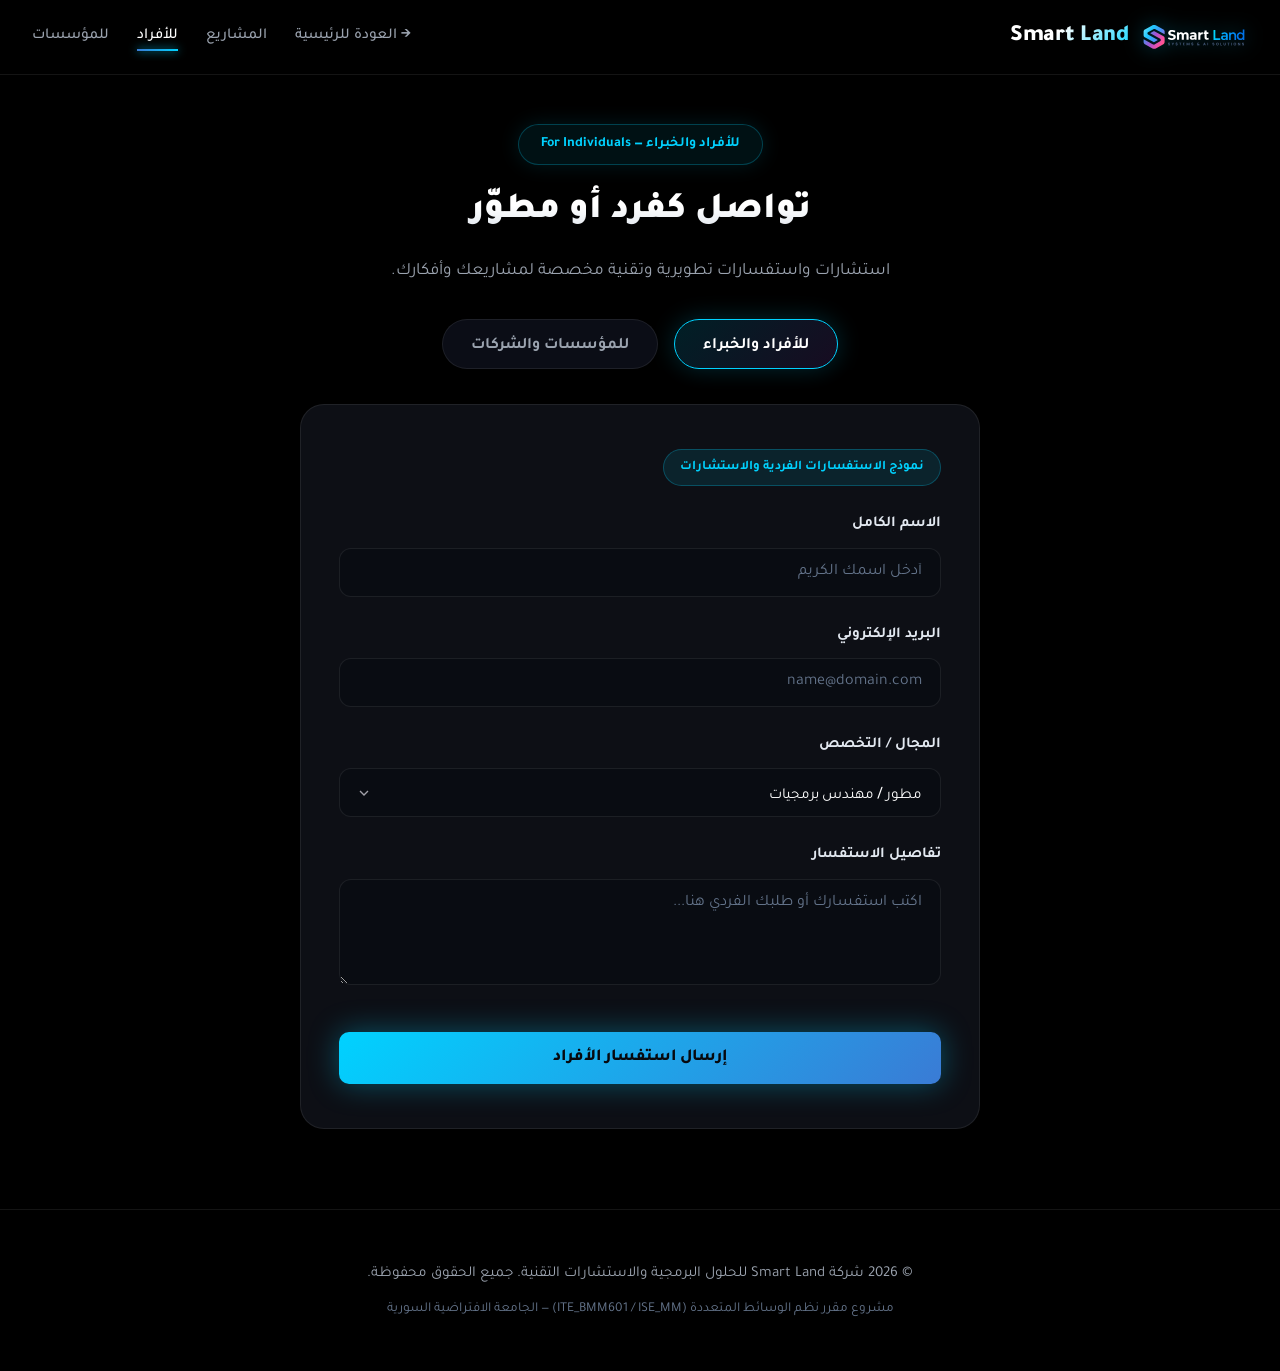
<file: contact.html>
<!DOCTYPE html>
<html lang="ar" dir="rtl">
<head>
    <meta charset="UTF-8">
    <meta name="viewport" content="width=device-width, initial-scale=1.0, maximum-scale=5.0, viewport-fit=cover">
    <title>تواصل معنا | Smart Land</title>
    <link rel="preconnect" href="https://fonts.googleapis.com">
    <link rel="preconnect" href="https://fonts.gstatic.com" crossorigin>
    <link href="https://fonts.googleapis.com/css2?family=Outfit:wght@400;500;600;700;800&family=Tajawal:wght@400;500;700;900&display=swap" rel="stylesheet">
    <link rel="stylesheet" href="style.css?v=4">
</head>
<body class="ct-body">

<!-- Custom Progress Circle Cursor -->
<div class="custom-cursor" id="customCursor">
    <svg width="34" height="34" viewBox="0 0 34 34">
        <circle class="cursor-track" cx="17" cy="17" r="14" />
        <circle class="cursor-progress" id="cursorProgress" cx="17" cy="17" r="14" />
        <circle class="cursor-dot" cx="17" cy="17" r="2.5" />
    </svg>
</div>

<!-- Codrops-Style Page Transition Overlay Curtain -->
<div class="page-transition-curtain" id="pageCurtain"></div>

<!-- Fixed Top Navigation Bar -->
<header class="navbar" id="navbar">
    <div class="container nav-container">
        <a href="index.html" class="logo-area transition-link" style="text-decoration:none;color:inherit">
            <img src="assets/logo.svg" alt="Smart Land Logo" class="site-logo">
            <span class="brand-name">Smart Land</span>
        </a>
        <button class="nav-toggle" id="navToggle" type="button" aria-label="تبديل القائمة" aria-expanded="false">
            <span class="nav-toggle-bar"></span>
            <span class="nav-toggle-bar"></span>
            <span class="nav-toggle-bar"></span>
        </button>
        <nav class="nav-menu" id="navMenu">
            <ul class="nav-links">
                <li><a href="index.html#contact" class="transition-link">&rarr; العودة للرئيسية</a></li>
                <li><a href="index.html#portfolio" class="transition-link">المشاريع</a></li>
                <li><a href="contact.html?type=individual" id="navIndivLink">للأفراد</a></li>
                <li><a href="contact.html?type=organization" id="navOrgLink">للمؤسسات</a></li>
            </ul>
        </nav>
    </div>
</header>

<main class="ct-main">
    <section class="section ct-section">
        <div class="container">
            <div class="section-header ct-header">
                <span class="badge-accent" id="ctBadge">قناة التواصل المباشر</span>
                <h1 class="section-title ct-title" id="ctTitle">تواصل معنا</h1>
                <p class="section-subtitle ct-subtitle" id="ctSubtitle">اختر نوع التواصل المناسب لمساعدتك بشكل دقيق وسريع.</p>
            </div>

            <!-- Contact Type Switcher Tabs -->
            <div class="contact-tab-switcher">
                <button type="button" class="contact-tab-btn active" id="tabIndivBtn">
                    <span>للأفراد والخبراء</span>
                </button>
                <button type="button" class="contact-tab-btn" id="tabOrgBtn">
                    <span>للمؤسسات والشركات</span>
                </button>
            </div>

            <!-- Inline Submission Feedback Banner -->
            <div class="ct-feedback" id="ctFeedback" role="status" aria-live="polite"></div>

            <!-- Form 1: Individual Contact Form -->
            <form class="contact-form contact-form-view active" id="individualForm">
                <div class="form-badge-tag">نموذج الاستفسارات الفردية والاستشارات</div>
                <div class="form-group">
                    <label for="indivName">الاسم الكامل</label>
                    <input type="text" id="indivName" required placeholder="أدخل اسمك الكريم">
                </div>
                <div class="form-group">
                    <label for="indivEmail">البريد الإلكتروني</label>
                    <input type="email" id="indivEmail" required placeholder="name@domain.com">
                </div>
                <div class="form-group">
                    <label for="indivRole">المجال / التخصص</label>
                    <select id="indivRole" class="form-select">
                        <option value="developer">مطور / مهندس برمجيات</option>
                        <option value="student">طالب / باحث أكاديمي</option>
                        <option value="consultant">خبير / استشاري تقني</option>
                        <option value="other">آخر</option>
                    </select>
                </div>
                <div class="form-group">
                    <label for="indivMessage">تفاصيل الاستفسار</label>
                    <textarea id="indivMessage" rows="4" required placeholder="اكتب استفسارك أو طلبك الفردي هنا..."></textarea>
                </div>
                <button type="submit" class="btn-primary form-submit-btn particle-btn">
                    <span>إرسال استفسار الأفراد</span>
                </button>
            </form>

            <!-- Form 2: Organization Contact Form -->
            <form class="contact-form contact-form-view" id="organizationForm">
                <div class="form-badge-tag org-badge">نموذج طلبات مشاريع المؤسسات والشركات</div>
                <div class="form-group-grid">
                    <div class="form-group">
                        <label for="orgName">اسم الجهة / الشركة</label>
                        <input type="text" id="orgName" required placeholder="أدخل اسم المؤسسة أو الشركة">
                    </div>
                    <div class="form-group">
                        <label for="orgWorkEmail">البريد الإلكتروني المؤسسي</label>
                        <input type="email" id="orgWorkEmail" required placeholder="contact@company.com">
                    </div>
                </div>
                <div class="form-group-grid">
                    <div class="form-group">
                        <label for="orgContactPerson">مسؤول التواصل والمنصب</label>
                        <input type="text" id="orgContactPerson" required placeholder="الاسم والمسمى الوظيفي">
                    </div>
                    <div class="form-group">
                        <label for="orgSize">حجم المنشأة / الموظفين</label>
                        <select id="orgSize" class="form-select">
                            <option value="small">1 - 15 موظفاً (شركة ناشئة)</option>
                            <option value="medium">16 - 100 موظف (متوسطة)</option>
                            <option value="large">101 - 500 موظف (كبيرة)</option>
                            <option value="enterprise">+500 موظف (منظومة/قطاع حكومي)</option>
                        </select>
                    </div>
                </div>
                <div class="form-group">
                    <label for="orgProjectType">نوع الخدمة / نطاق الحل البرمجي المطلوب</label>
                    <select id="orgProjectType" class="form-select">
                        <option value="ai-solutions">حلول ذكاء اصطناعي ورؤية حاسوبية</option>
                        <option value="custom-platform">تطوير منصة رقمية مخصصة</option>
                        <option value="digital-transform">استشارات تحول رقمي وأتمتة</option>
                        <option value="edtech-ecom">منظومة تعلّم / تجارة إلكترونية</option>
                    </select>
                </div>
                <div class="form-group">
                    <label for="orgMessage">متطلبات المشروع ونطاق العمل</label>
                    <textarea id="orgMessage" rows="4" required placeholder="اشرح المتطلبات التقنية والأهداف التشغيلية للمشروع..."></textarea>
                </div>
                <button type="submit" class="btn-primary form-submit-btn particle-btn org-submit">
                    <span>إرسال طلب مشروع المؤسسة</span>
                </button>
            </form>
        </div>
    </section>
</main>

<footer>
    <div class="container footer-content">
        <p>© 2026 شركة Smart Land للحلول البرمجية والاستشارات التقنية. جميع الحقوق محفوظة.</p>
        <p>مشروع مقرر نظم الوسائط المتعددة (ITE_BMM601 / ISE_MM) — الجامعة الافتراضية السورية</p>
    </div>
</footer>

<script src="contact.js?v=4"></script>
</body>
</html>
</file>
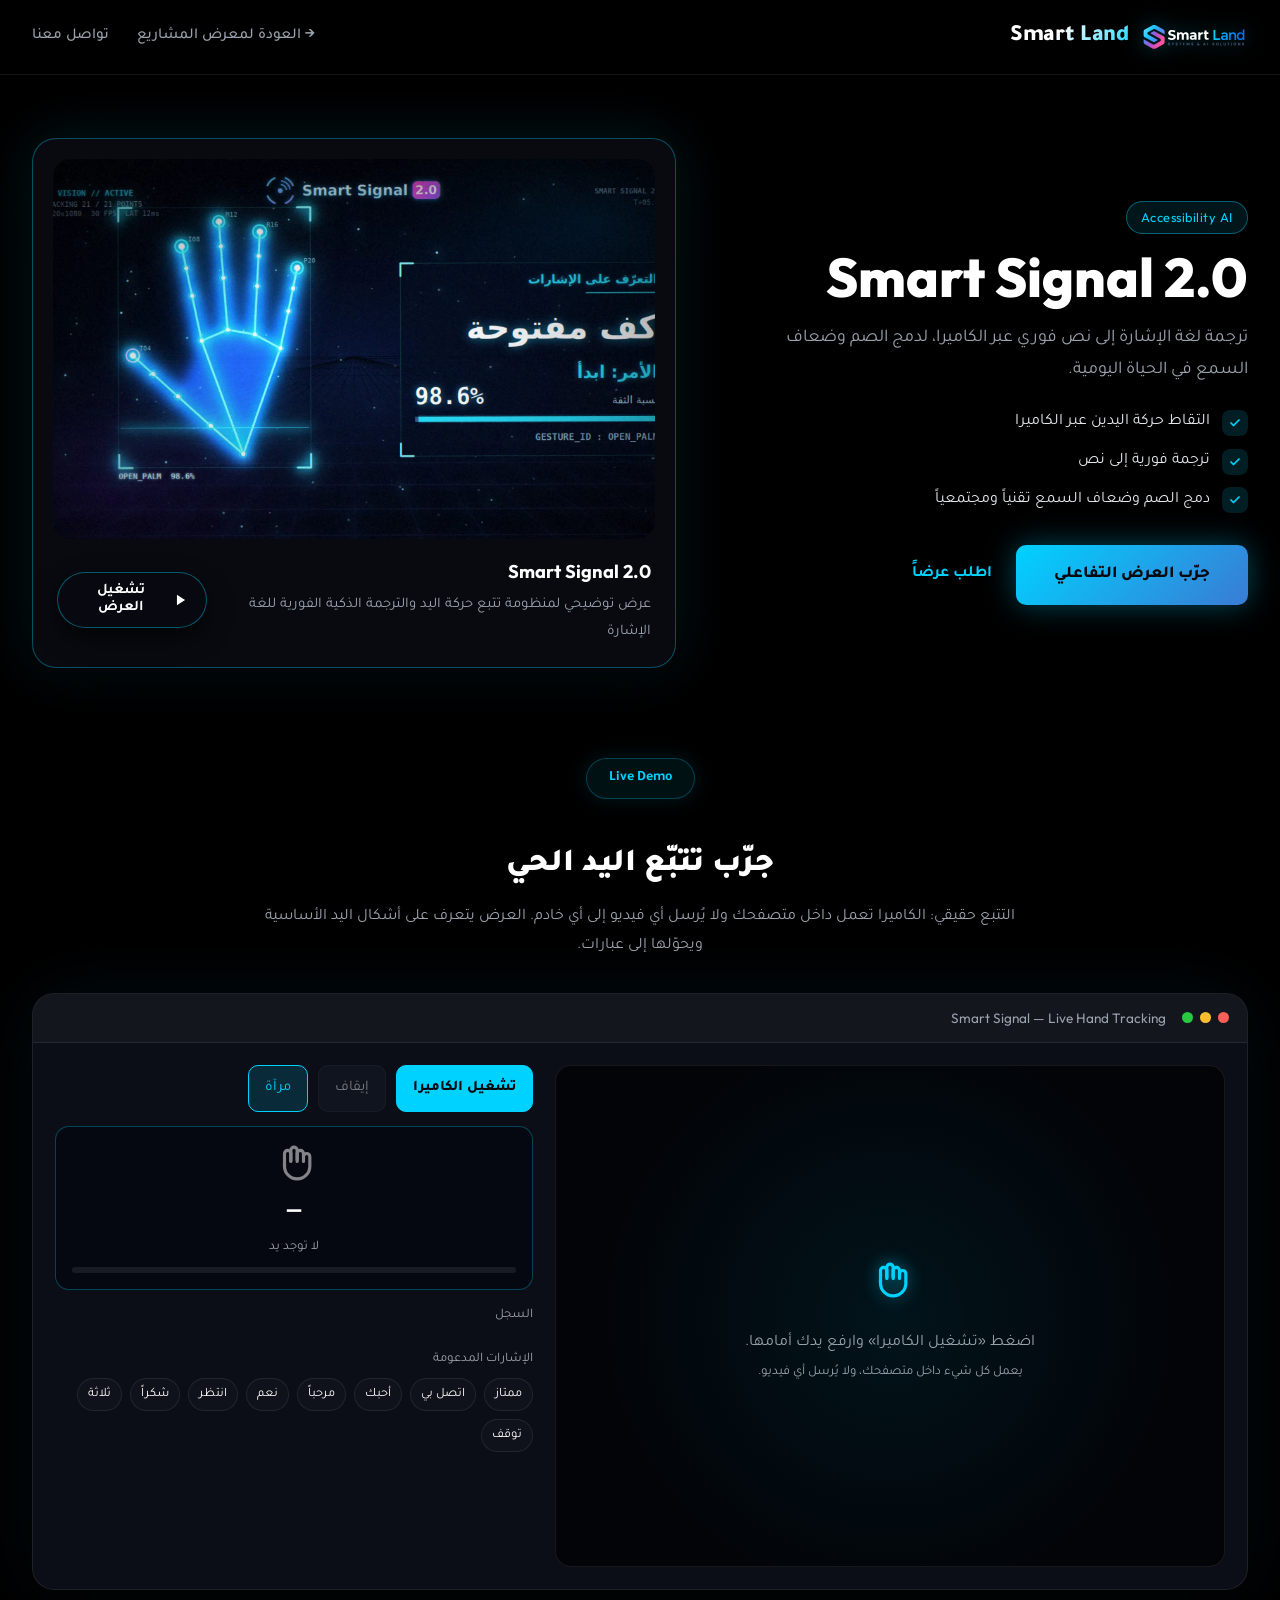
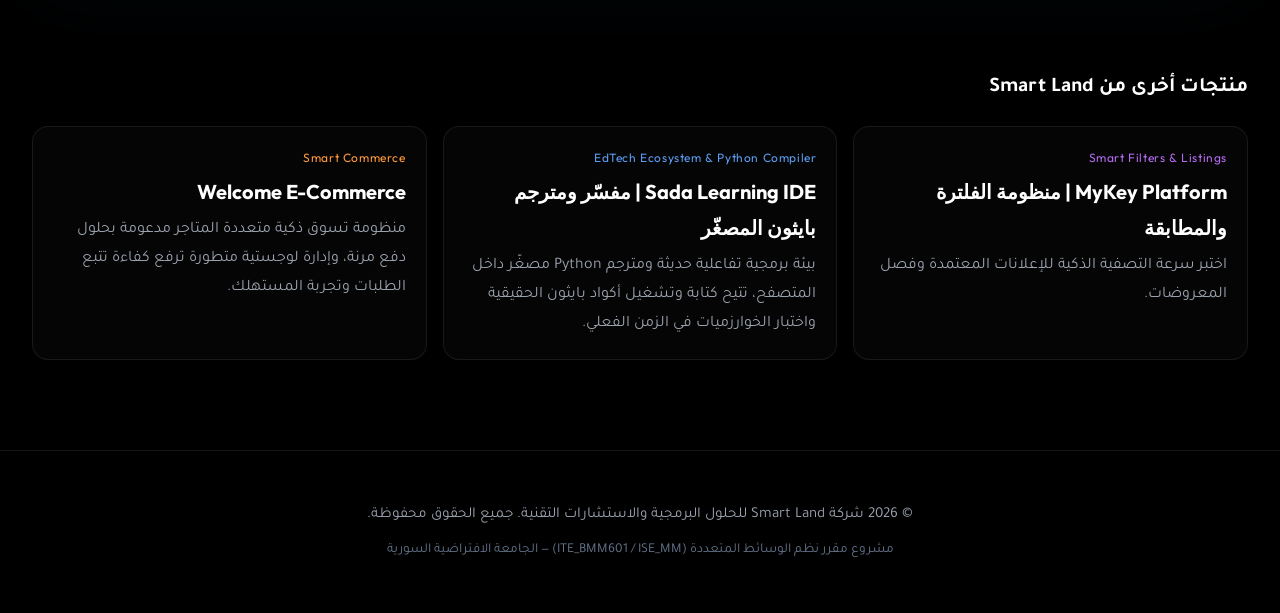
<file: product.html>
<!DOCTYPE html>
<html lang="ar" dir="rtl">
<head>
    <meta charset="UTF-8">
    <meta name="viewport" content="width=device-width, initial-scale=1.0, maximum-scale=5.0, viewport-fit=cover">
    <title>المنتج | Smart Land</title>
    <link rel="preconnect" href="https://fonts.googleapis.com">
    <link rel="preconnect" href="https://fonts.gstatic.com" crossorigin>
    <link href="https://fonts.googleapis.com/css2?family=Outfit:wght@400;500;600;700;800&family=Tajawal:wght@400;500;700;900&display=swap" rel="stylesheet">
    <link rel="stylesheet" href="style.css?v=4">
    <link rel="stylesheet" href="product.css?v=4">
</head>
<body class="pd-body">

<!-- Custom Progress Circle Cursor -->
<div class="custom-cursor" id="customCursor">
    <svg width="34" height="34" viewBox="0 0 34 34">
        <!-- Background Track Ring -->
        <circle class="cursor-track" cx="17" cy="17" r="14" />
        <!-- Dynamic Scroll Progress Ring -->
        <circle class="cursor-progress" id="cursorProgress" cx="17" cy="17" r="14" />
        <!-- Center Dot -->
        <circle class="cursor-dot" cx="17" cy="17" r="2.5" />
    </svg>
</div>

<!-- Codrops-Style Page Transition Overlay Curtain -->
<div class="page-transition-curtain" id="pageCurtain"></div>

<header class="navbar" id="navbar">
    <div class="container nav-container">
        <a href="index.html" class="logo-area transition-link" style="text-decoration:none;color:inherit">
            <img src="assets/logo.svg" alt="Smart Land Logo" class="site-logo">
            <span class="brand-name">Smart Land</span>
        </a>
        <button class="nav-toggle" id="navToggle" type="button" aria-label="تبديل القائمة" aria-expanded="false">
            <span class="nav-toggle-bar"></span>
            <span class="nav-toggle-bar"></span>
            <span class="nav-toggle-bar"></span>
        </button>
        <nav class="nav-menu" id="navMenu">
            <ul class="nav-links">
                <li><a href="index.html#portfolio" class="transition-link">&rarr; العودة لمعرض المشاريع</a></li>
                <li><a href="contact.html" class="transition-link">تواصل معنا</a></li>
            </ul>
        </nav>
    </div>
</header>

<main id="pdPage">
    <!-- Product preview -->
    <section class="pd-hero container">
        <div class="pd-hero-info">
            <span class="pd-tag" id="pdTag"></span>
            <h1 id="pdName"></h1>
            <p class="pd-pitch" id="pdPitch"></p>
            <ul class="pd-features" id="pdFeatures"></ul>
            <div class="pd-actions">
                <a href="#demo" class="btn-primary"><span>جرّب العرض التفاعلي</span></a>
                <a href="contact.html?type=organization" class="pd-link transition-link">اطلب عرضاً</a>
            </div>
        </div>
        <div class="watch-case-container pd-watch-case" id="pdWatchPlayer">
            <!-- Smooth Lagged Follow-Cursor Pill Badge -->
            <div class="watch-case-badge" id="pdWatchBadge">
                <svg width="14" height="14" viewBox="0 0 24 24" fill="currentColor"><polygon points="5 3 19 12 5 21 5 3"></polygon></svg>
                <span>Watch case</span>
            </div>

            <div class="video-display-frame">
                <video id="pdPromoVideo" preload="metadata" playsinline>
                    متصفحك لا يدعم تشغيل الفيديو.
                </video>
                <!-- Fallback Image for products without video -->
                <figure class="pd-preview-fallback" id="pdPreviewFallback" style="display:none;">
                    <picture>
                        <source id="pdSrcAvif" type="image/avif">
                        <source id="pdSrcWebp" type="image/webp">
                        <img id="pdImg" alt="" width="1280" height="800" decoding="async">
                    </picture>
                </figure>
            </div>

            <div class="watch-case-footer">
                <div class="case-meta">
                    <h4 id="pdCaseTitle">Full stack developer case</h4>
                    <p id="pdCaseDesc">عرض ترويجي للمنتج بالصوت والشروحات النصية المتزامنة</p>
                </div>
                <div class="case-actions">
                    <button type="button" class="btn-play-pill" id="pdPlayToggleBtn" aria-label="تشغيل / إيقاف الفيديو بالصوت">
                        <svg class="icon-play" width="14" height="14" viewBox="0 0 24 24" fill="currentColor"><polygon points="5 3 19 12 5 21 5 3"></polygon></svg>
                        <svg class="icon-pause" width="14" height="14" viewBox="0 0 24 24" fill="currentColor" style="display:none;"><rect x="6" y="4" width="4" height="16"></rect><rect x="14" y="4" width="4" height="16"></rect></svg>
                        <span class="pill-text">تشغيل العرض</span>
                    </button>
                </div>
            </div>
        </div>
    </section>

    <!-- Working demo -->
    <section class="pd-demo container" id="demo">
        <div class="pd-demo-head">
            <span class="badge-accent">Live Demo</span>
            <h2 id="pdDemoTitle"></h2>
            <p id="pdDemoNote"></p>
        </div>
        <div class="pd-window">
            <div class="pd-window-bar">
                <div class="pd-dots"><span></span><span></span><span></span></div>
                <div class="pd-window-title" id="pdWindowTitle"></div>
            </div>
            <div class="pd-window-body" id="demoMount"></div>
        </div>
    </section>

    <!-- Other products -->
    <section class="pd-more container">
        <h3>منتجات أخرى من Smart Land</h3>
        <div class="pd-more-grid" id="pdMore"></div>
    </section>
</main>

<footer>
    <div class="container footer-content">
        <p>© 2026 شركة Smart Land للحلول البرمجية والاستشارات التقنية. جميع الحقوق محفوظة.</p>
        <p>مشروع مقرر نظم الوسائط المتعددة (ITE_BMM601 / ISE_MM) — الجامعة الافتراضية السورية</p>
    </div>
</footer>

<script src="demos/signal.js"></script>
<script src="demos/mykey.js"></script>
<script src="demos/sada.js"></script>
<script src="demos/welcome.js"></script>
<script src="product.js?v=4"></script>
</body>
</html>
</file>
<file: style.css>
:root {
    --bg-black: #000000;
    --bg-dark: #07090e;
    --bg-surface: rgba(18, 20, 29, 0.75);
    --primary: #00d2ff;
    --primary-glow: rgba(0, 210, 255, 0.35);
    --secondary: #3a7bd5;
    --accent-purple: #9d4edd;
    --text-primary: #ffffff;
    --text-muted: #9ba3af;
    --border: rgba(255, 255, 255, 0.08);
    --border-hover: rgba(255, 255, 255, 0.22);
    --transition: all 0.35s cubic-bezier(0.16, 1, 0.3, 1);

    /* Safe Area Insets for Mobile Notches & Bottom Navigation Bars */
    --sat: env(safe-area-inset-top, 0px);
    --sab: env(safe-area-inset-bottom, 0px);
    --sal: env(safe-area-inset-left, 0px);
    --sar: env(safe-area-inset-right, 0px);
}

html {
    scroll-behavior: smooth;
    overflow-x: hidden;
    width: 100%;
    -webkit-text-size-adjust: 100%;
    text-size-adjust: 100%;
}

* {
    box-sizing: border-box;
    margin: 0;
    padding: 0;
    font-family: 'Tajawal', 'Outfit', sans-serif;
    -webkit-tap-highlight-color: transparent;
}

body {
    background-color: var(--bg-black);
    color: var(--text-primary);
    line-height: 1.8;
    direction: rtl;
    overflow-x: hidden;
    width: 100%;
    min-height: 100vh;
    padding-top: 68px; /* Offset for always-fixed top navigation bar */
    -webkit-font-smoothing: antialiased;
    -moz-osx-font-smoothing: grayscale;
}

/* Expand the general container to 95% width and higher max-width */
.container {
    width: 95%;
    max-width: 1440px; /* Increased from 1240px to widen the whole layout */
    margin: 0 auto;
}
/* Dedicated ultra-wide container for portfolio showcase */
#portfolio .container {
    width: 96%;
    max-width: 1600px;
}

/* =========================================
   Codrops Page Transitions Curtain Overlay
   ========================================= */
.page-transition-curtain {
    position: fixed;
    top: 0;
    left: 0;
    width: 100vw;
    height: 100vh;
    background: linear-gradient(135deg, #07090e 0%, #000000 100%);
    z-index: 99999;
    pointer-events: none;
    transform: translateY(-100%);
    transition: transform 0.6s cubic-bezier(0.77, 0, 0.175, 1);
}

.page-transition-curtain.active {
    transform: translateY(0%);
    pointer-events: all;
}

/* Always-Fixed Top Navbar */
.navbar {
    position: fixed;
    top: 0;
    left: 0;
    right: 0;
    width: 100%;
    background-color: rgba(0, 0, 0, 0.88);
    backdrop-filter: blur(20px);
    -webkit-backdrop-filter: blur(20px);
    border-bottom: 1px solid var(--border);
    z-index: 9999;
    padding-top: var(--sat);
    transition: background-color 0.3s ease, box-shadow 0.3s ease, border-color 0.3s ease;
}

.navbar.scrolled {
    background-color: rgba(4, 6, 12, 0.96);
    box-shadow: 0 10px 30px rgba(0, 0, 0, 0.75);
    border-bottom-color: rgba(255, 255, 255, 0.12);
}

.nav-container {
    display: flex;
    justify-content: space-between;
    align-items: center;
    padding: 1rem 0;
    position: relative;
}

.logo-area {
    display: flex;
    align-items: center;
    gap: 12px;
    z-index: 1002;
}

.site-logo {
    height: 36px;
    width: auto;
    filter: drop-shadow(0 0 10px var(--primary-glow));
}

.brand-name {
    font-size: 1.45rem;
    font-weight: 900;
    background: linear-gradient(135deg, #ffffff 40%, var(--primary) 100%);
    -webkit-background-clip: text;
    -webkit-text-fill-color: transparent;
    letter-spacing: -0.5px;
}

/* Mobile Hamburger Toggle Button */
.nav-toggle {
    display: none;
    flex-direction: column;
    justify-content: center;
    align-items: center;
    gap: 5px;
    width: 44px;
    height: 44px;
    background: rgba(255, 255, 255, 0.04);
    border: 1px solid var(--border);
    border-radius: 12px;
    cursor: pointer;
    padding: 0;
    transition: var(--transition);
    z-index: 1002;
    -webkit-tap-highlight-color: transparent;
}

.nav-toggle:hover,
.nav-toggle:focus-visible {
    background: rgba(0, 210, 255, 0.12);
    border-color: var(--primary);
    outline: none;
}

.nav-toggle-bar {
    display: block;
    width: 20px;
    height: 2px;
    background-color: #ffffff;
    border-radius: 2px;
    transition: transform 0.3s cubic-bezier(0.16, 1, 0.3, 1), opacity 0.2s ease;
}

.nav-toggle.active .nav-toggle-bar:nth-child(1) {
    transform: translateY(7px) rotate(45deg);
}

.nav-toggle.active .nav-toggle-bar:nth-child(2) {
    opacity: 0;
    transform: scaleX(0);
}

.nav-toggle.active .nav-toggle-bar:nth-child(3) {
    transform: translateY(-7px) rotate(-45deg);
}

.nav-menu {
    display: flex;
    align-items: center;
}

.nav-links {
    display: flex;
    list-style: none;
    gap: 28px;
}

.nav-links a {
    text-decoration: none;
    color: var(--text-muted);
    font-weight: 500;
    font-size: 0.95rem;
    position: relative;
    padding: 8px 0;
    transition: var(--transition);
}

.nav-links a:hover,
.nav-links a.active {
    color: #ffffff;
}

.nav-links a::after {
    content: '';
    position: absolute;
    bottom: 0;
    left: 0;
    width: 0%;
    height: 2px;
    background: linear-gradient(90deg, var(--secondary), var(--primary));
    box-shadow: 0 0 8px var(--primary);
    transition: var(--transition);
}

.nav-links a:hover::after,
.nav-links a.active::after {
    width: 100%;
}

/* Hero Section */
.hero {
    position: relative;
    padding: 130px 0 90px;
    text-align: center;
    background: radial-gradient(ellipse at 50% 0%, rgba(0, 210, 255, 0.12) 0%, transparent 65%);
}

.badge-accent {
    display: inline-flex;
    align-items: center;
    background: rgba(0, 210, 255, 0.08);
    color: var(--primary);
    border: 1px solid rgba(0, 210, 255, 0.25);
    padding: 7px 22px;
    border-radius: 999px;
    font-size: 0.88rem;
    font-weight: 600;
    margin-bottom: 28px;
    backdrop-filter: blur(8px);
    box-shadow: 0 0 20px rgba(0, 210, 255, 0.12);
}

.hero h1 {
    font-size: clamp(2.4rem, 6vw, 3.8rem);
    font-weight: 900;
    line-height: 1.25;
    margin-bottom: 24px;
    background: linear-gradient(180deg, #ffffff 30%, #94a3b8 100%);
    -webkit-background-clip: text;
    -webkit-text-fill-color: transparent;
}

.hero p {
    font-size: clamp(1.05rem, 2vw, 1.25rem);
    max-width: 720px;
    margin: 0 auto 40px auto;
    color: var(--text-muted);
    line-height: 1.8;
}

/* Button & Codrops Particle Configuration */
.btn-primary {
    display: inline-flex;
    align-items: center;
    justify-content: center;
    position: relative;
    background: linear-gradient(135deg, var(--primary) 0%, var(--secondary) 100%);
    color: #07090e;
    font-weight: 800;
    padding: 15px 38px;
    border-radius: 10px;
    text-decoration: none;
    font-size: 1.05rem;
    box-shadow: 0 0 30px var(--primary-glow);
    transition: var(--transition);
    border: none;
    cursor: pointer;
    overflow: visible;
}

.btn-primary:hover {
    transform: translateY(-3px) scale(1.02);
    box-shadow: 0 0 45px rgba(0, 210, 255, 0.6);
}

.particle-btn {
    position: relative;
    overflow: visible !important;
    user-select: none;
}

.particle-btn span {
    position: relative;
    z-index: 2;
    pointer-events: none;
}

.particle-canvas {
    position: absolute;
    top: 50%;
    left: 50%;
    transform: translate(-50%, -50%);
    pointer-events: none;
    z-index: 20;
}

/* Sections Common */
.section {
    padding: 95px 0;
    position: relative;
}

.section-header {
    text-align: center;
    margin-bottom: 70px;
}

.section-title {
    font-size: 2.3rem;
    font-weight: 900;
    margin-bottom: 12px;
    background: linear-gradient(180deg, #ffffff 40%, #cbd5e1 100%);
    -webkit-background-clip: text;
    -webkit-text-fill-color: transparent;
}

.section-subtitle {
    color: var(--text-muted);
    font-size: 1.08rem;
}

/* About Cards */
.about-grid {
    display: grid;
    grid-template-columns: repeat(auto-fit, minmax(320px, 1fr));
    gap: 30px;
}

.about-card {
    background: var(--bg-surface);
    backdrop-filter: blur(14px);
    -webkit-backdrop-filter: blur(14px);
    padding: 44px 34px;
    border-radius: 20px;
    border: 1px solid var(--border);
    transition: var(--transition);
}

.about-card:hover {
    transform: translateY(-5px);
    border-color: var(--border-hover);
    box-shadow: 0 15px 35px rgba(0, 210, 255, 0.12);
}

.about-card h3 {
    margin-bottom: 16px;
    color: #ffffff;
    font-size: 1.45rem;
    font-weight: 700;
}

.about-card p {
    color: var(--text-muted);
}

/* ===================================================
   Alternating Left/Right Antigravity Showcase Cards
   =================================================== */

.antigravity-showcase {
    display: flex;
    flex-direction: column;
    gap: 120px;
    width: 100%;
}

/* Expand the visual mockup canvas and give text a comfortable column */
.ag-card {
    display: grid;
    grid-template-columns: 420px 1fr;
    grid-template-areas: "info visual";
    gap: 40px; /* Reduced gap so elements stretch closer to edges */
    align-items: center;
    width: 100%;
}

.ag-card-info {
    grid-area: info;
    display: flex;
    flex-direction: column;
    align-items: flex-start;
    text-align: right;
}

.ag-card-visual {
    grid-area: visual;
}

.ag-card:nth-child(even) {
    grid-template-columns: 1fr 420px;
    grid-template-areas: "visual info";
}

.ag-tag {
    font-size: 0.8rem;
    font-family: 'Outfit', sans-serif;
    color: var(--primary);
    text-transform: uppercase;
    letter-spacing: 1.2px;
    font-weight: 700;
    margin-bottom: 12px;
}

.ag-title {
    font-size: 2.2rem;
    font-family: 'Outfit', 'Tajawal', sans-serif;
    font-weight: 700;
    color: #ffffff;
    margin-bottom: 18px;
    letter-spacing: -0.5px;
}

.ag-typewriter {
    font-size: 1.05rem;
    line-height: 1.85;
    color: #a1a1aa;
    min-height: 95px;
    margin-bottom: 30px;
    position: relative;
}

.ag-typewriter::after {
    content: '|';
    display: inline-block;
    color: var(--primary);
    margin-right: 4px;
    animation: blink 0.8s infinite;
}

.ag-typewriter.typing-done::after {
    display: none;
}

@keyframes blink {
    0%, 100% { opacity: 1; }
    50% { opacity: 0; }
}

/* Antigravity Pill Button */
.btn-explore {
    display: inline-flex;
    align-items: center;
    gap: 10px;
    background: #0d0f17;
    color: #ffffff;
    border: 1px solid rgba(255, 255, 255, 0.18);
    padding: 11px 24px;
    border-radius: 999px;
    text-decoration: none;
    font-size: 0.95rem;
    font-family: 'Outfit', sans-serif;
    font-weight: 500;
    transition: var(--transition);
}

.btn-explore svg {
    transform: rotate(180deg);
    transition: transform 0.3s ease;
}

.btn-explore:hover {
    background: #ffffff;
    color: #000000;
    border-color: #ffffff;
    transform: translateY(-2px);
    box-shadow: 0 10px 25px rgba(255, 255, 255, 0.15);
}

.btn-explore:hover svg {
    stroke: #000000;
    transform: rotate(180deg) translateX(4px);
}

/* Elevated Inner Canvas Mockup */
.ag-card-visual {
    position: relative;
    border-radius: 28px;
    padding: 24px;
    overflow: hidden;
    background: #080a10;
    border: 1px solid var(--border);
    transition: var(--transition);
}

.ag-card-visual:hover {
    border-color: var(--border-hover);
    transform: translateY(-4px);
    box-shadow: 0 25px 60px rgba(0, 0, 0, 0.8);
}

.ag-glow-bg {
    position: absolute;
    inset: -50px;
    filter: blur(50px);
    opacity: 0.65;
    pointer-events: none;
    z-index: 1;
}

.glow-cyan   { background: radial-gradient(circle at 75% 25%, rgba(0, 210, 255, 0.35) 0%, transparent 65%); }
.glow-purple { background: radial-gradient(circle at 75% 25%, rgba(157, 78, 221, 0.35) 0%, transparent 65%); }
.glow-blue   { background: radial-gradient(circle at 75% 25%, rgba(58, 123, 213, 0.35) 0%, transparent 65%); }
.glow-orange { background: radial-gradient(circle at 75% 25%, rgba(255, 140, 0, 0.3) 0%, transparent 65%); }

.ag-canvas-surface {
    position: relative;
    z-index: 2;
    background: #f1f3f6;
    border-radius: 20px;
    overflow: hidden;
    height: 480px;
    box-shadow: 0 20px 45px rgba(0, 0, 0, 0.35);
    display: flex;
    align-items: center;
    justify-content: center;
}

.ag-thumb-link {
    display: block;
    width: 100%;
    height: 100%;
    text-decoration: none;
    cursor: pointer;
}

.ag-canvas-surface img {
    width: 100%;
    height: 100%;
    object-fit: cover;
    object-position: top center;
    transition: transform 0.6s cubic-bezier(0.16, 1, 0.3, 1);
}

.ag-card-visual:hover .ag-canvas-surface img {
    transform: scale(1.04);
}

/* ===================================================
   Watch Case Video with Hidden Cursor & Lag Badge
   =================================================== */

.media-intro-header {
    display: flex;
    justify-content: space-between;
    align-items: flex-start;
    margin-bottom: 45px;
    gap: 40px;
}

.antigravity-headline {
    font-size: clamp(2.2rem, 4.5vw, 3.4rem);
    font-family: 'Outfit', 'Tajawal', sans-serif;
    font-weight: 700;
    line-height: 1.15;
    color: #ffffff;
    letter-spacing: -1px;
}

.intro-right {
    max-width: 440px;
}

.intro-right p {
    color: var(--text-muted);
    font-size: 1.05rem;
    line-height: 1.8;
}

.watch-case-container {
    position: relative;
    width: 100%;
    background: #080a10;
    border-radius: 32px;
    padding: 24px;
    border: 1px solid var(--border);
    cursor: none; /* Hides native cursor within video borders */
    overflow: hidden;
    transition: var(--transition);
}

.watch-case-container:hover {
    border-color: var(--border-hover);
    box-shadow: 0 30px 80px rgba(0, 0, 0, 0.9);
}

/* Floating Follow Badge (Positioned by requestAnimationFrame Lerp) */
.watch-case-badge {
    position: absolute;
    top: 0;
    left: 0;
    transform: translate(-50%, -50%);
    background: rgba(0, 0, 0, 0.92);
    backdrop-filter: blur(8px);
    -webkit-backdrop-filter: blur(8px);
    color: #ffffff;
    padding: 12px 24px;
    border-radius: 999px;
    font-family: 'Outfit', sans-serif;
    font-size: 0.95rem;
    font-weight: 600;
    display: flex;
    align-items: center;
    gap: 10px;
    pointer-events: none;
    z-index: 30;
    box-shadow: 0 10px 30px rgba(0, 0, 0, 0.7);
    border: 1px solid rgba(255, 255, 255, 0.2);
    opacity: 0;
    will-change: transform, left, top;
    transition: opacity 0.25s ease;
}

.watch-case-badge * {
    pointer-events: none;
}

.watch-case-container:hover .watch-case-badge {
    opacity: 1;
}

.watch-case-container:has(.card-play-control:hover) .watch-case-badge,
.watch-case-container:has(.watch-case-footer:hover) .watch-case-badge {
    opacity: 0 !important;
}

.video-display-frame {
    position: relative;
    width: 100%;
    height: 520px;
    border-radius: 22px;
    overflow: hidden;
    background: #000000;
}

.video-display-frame video {
    width: 100%;
    height: 100%;
    object-fit: cover;
    display: block;
}

/* Subtitles / Video Track Styling */
.video-display-frame video::cue,
video::cue {
    background-color: rgba(6, 9, 18, 0.88);
    color: #ffffff;
    font-family: 'Tajawal', sans-serif;
    font-size: 1.15rem;
    font-weight: 700;
    line-height: 1.5;
    padding: 6px 14px;
    border-radius: 8px;
    border: 1px solid rgba(0, 210, 255, 0.3);
    text-shadow: 0 2px 4px rgba(0, 0, 0, 0.8);
    backdrop-filter: blur(8px);
}

.watch-case-footer {
    display: flex;
    justify-content: space-between;
    align-items: center;
    padding: 24px 8px 6px;
    cursor: default; /* Restores cursor for footer action text */
}

.case-meta h4 {
    font-family: 'Outfit', sans-serif;
    font-size: 1.15rem;
    font-weight: 600;
    color: #ffffff;
    margin-bottom: 6px;
}

.case-meta p {
    color: var(--text-muted);
    font-size: 0.95rem;
}

.case-link {
    display: inline-flex;
    align-items: center;
    gap: 8px;
    color: #ffffff;
    text-decoration: none;
    font-family: 'Outfit', sans-serif;
    font-size: 0.95rem;
    font-weight: 500;
    cursor: pointer;
    transition: var(--transition);
}

.case-link svg {
    transform: rotate(180deg);
    transition: transform 0.3s ease;
}

.case-link:hover {
    color: var(--primary);
}

.case-link:hover svg {
    transform: rotate(180deg) translateX(4px);
}

/* ===================================================
   Product Showcase Card Video Players
   =================================================== */

.product-card-player {
    position: relative;
    padding: 0;
    cursor: none;
    background: #080a10;
}

.product-card-player .video-display-frame {
    width: 100%;
    height: 100%;
    border-radius: 20px;
}

.product-card-player .watch-case-badge {
    position: absolute;
    top: 0;
    left: 0;
    transform: translate(-50%, -50%);
    z-index: 30;
}

.card-play-control {
    position: absolute;
    bottom: 20px;
    right: 20px;
    z-index: 40;
    pointer-events: auto;
}

.btn-play-pill {
    position: relative;
    z-index: 41;
    display: inline-flex;
    align-items: center;
    gap: 8px;
    background: rgba(8, 10, 16, 0.88);
    backdrop-filter: blur(12px);
    -webkit-backdrop-filter: blur(12px);
    color: #ffffff;
    border: 1px solid rgba(0, 210, 255, 0.4);
    border-radius: 999px;
    padding: 10px 18px;
    font-family: 'Tajawal', 'Outfit', sans-serif;
    font-size: 0.92rem;
    font-weight: 700;
    cursor: pointer !important;
    pointer-events: auto;
    box-shadow: 0 10px 25px rgba(0, 0, 0, 0.65);
    transition: all 0.3s cubic-bezier(0.16, 1, 0.3, 1);
}

.btn-play-pill:hover {
    background: rgba(0, 210, 255, 0.22);
    border-color: #00d2ff;
    transform: translateY(-2px);
    box-shadow: 0 12px 30px rgba(0, 210, 255, 0.3);
}

.btn-play-pill svg {
    flex-shrink: 0;
}

/* Contact Form */
.contact-form {
    max-width: 640px;
    margin: 0 auto;
    background: var(--bg-surface);
    backdrop-filter: blur(14px);
    -webkit-backdrop-filter: blur(14px);
    padding: 44px 38px;
    border-radius: 24px;
    box-shadow: 0 20px 45px rgba(0, 0, 0, 0.6);
    border: 1px solid var(--border);
}

.contact-tab-switcher {
    display: flex;
    justify-content: center;
    gap: 16px;
    margin-bottom: 35px;
}

.contact-tab-btn {
    padding: 12px 28px;
    border-radius: 999px;
    background: rgba(13, 16, 26, 0.85);
    border: 1px solid var(--border);
    color: var(--text-muted);
    font-family: 'Outfit', 'Tajawal', sans-serif;
    font-size: 1rem;
    font-weight: 600;
    cursor: pointer;
    transition: var(--transition);
}

.contact-tab-btn:hover {
    color: #ffffff;
    border-color: var(--primary);
    transform: translateY(-2px);
}

.contact-tab-btn.active {
    background: linear-gradient(135deg, rgba(0, 210, 255, 0.15) 0%, rgba(157, 78, 221, 0.15) 100%);
    border-color: var(--primary);
    color: #ffffff;
    box-shadow: 0 0 25px rgba(0, 210, 255, 0.2);
}

.contact-form-view {
    display: none;
    max-width: 680px;
    margin: 0 auto;
}

.contact-form-view.active {
    display: block;
    animation: formFadeIn 0.4s ease-out;
}

@keyframes formFadeIn {
    from { opacity: 0; transform: translateY(15px); }
    to { opacity: 1; transform: translateY(0); }
}

.form-badge-tag {
    display: inline-block;
    padding: 6px 16px;
    border-radius: 999px;
    font-size: 0.82rem;
    font-weight: 700;
    color: var(--primary);
    background: rgba(0, 210, 255, 0.1);
    border: 1px solid rgba(0, 210, 255, 0.25);
    margin-bottom: 24px;
}

.form-badge-tag.org-badge {
    color: #b36bf0;
    background: rgba(179, 107, 240, 0.1);
    border-color: rgba(179, 107, 240, 0.25);
}

.form-group-grid {
    display: grid;
    grid-template-columns: 1fr 1fr;
    gap: 20px;
}

.form-group select.form-select {
    width: 100%;
    padding: 14px 18px;
    background: rgba(10, 12, 18, 0.85);
    border: 1px solid var(--border);
    border-radius: 12px;
    font-size: 0.95rem;
    font-family: 'Outfit', 'Tajawal', sans-serif;
    color: #ffffff;
    transition: var(--transition);
    appearance: none;
    background-image: url("data:image/svg+xml,%3Csvg xmlns='http://www.w3.org/2000/svg' width='16' height='16' viewBox='0 0 24 24' fill='none' stroke='%23a1a1aa' stroke-width='2'%3E%3Cpolyline points='6 9 12 15 18 9'%3E%3C/polyline%3E%3C/svg%3E");
    background-repeat: no-repeat;
    background-position: left 16px center;
}

.form-group select.form-select:focus {
    outline: none;
    border-color: var(--primary);
    box-shadow: 0 0 15px var(--primary-glow);
    background-color: #000000;
}

.form-submit-btn.org-submit {
    background: linear-gradient(135deg, #9d4edd 0%, var(--primary) 100%);
}

.form-group {
    margin-bottom: 24px;
}

.form-group label {
    display: block;
    margin-bottom: 10px;
    font-weight: 600;
    font-size: 0.95rem;
    color: #e2e8f0;
}

.form-group input,
.form-group textarea {
    width: 100%;
    padding: 14px 18px;
    background: rgba(10, 12, 18, 0.85);
    border: 1px solid var(--border);
    border-radius: 12px;
    font-size: 1rem;
    color: #ffffff;
    transition: var(--transition);
}

.form-group input::placeholder,
.form-group textarea::placeholder {
    color: #64748b;
}

.form-group input:focus,
.form-group textarea:focus {
    outline: none;
    border-color: var(--primary);
    box-shadow: 0 0 15px var(--primary-glow);
    background: #000000;
}

.form-submit-btn {
    width: 100%;
    padding: 16px;
    margin-top: 10px;
}

/* Footer */
footer {
    background: #000000;
    border-top: 1px solid var(--border);
    color: var(--text-muted);
    padding: 50px 0;
    text-align: center;
    font-size: 0.95rem;
}

footer p + p {
    margin-top: 10px;
    font-size: 0.85rem;
    color: #64748b;
}

/* Scroll Fade-In System with Delays */
.reveal-on-scroll {
    opacity: 0;
    transform: translateY(35px);
    transition: 
        opacity 0.9s cubic-bezier(0.16, 1, 0.3, 1), 
        transform 0.9s cubic-bezier(0.16, 1, 0.3, 1);
    transition-delay: 0.15s;
    will-change: opacity, transform;
}

.reveal-on-scroll.is-visible {
    opacity: 1;
    transform: translateY(0);
}

/* Antigravity Interactive Particle Canvas with Seamless Bottom Blend */
.hero {
    position: relative;
    padding: 140px 0 100px;
    text-align: center;
    overflow: hidden;
    background: transparent; /* Lets black page background show through */
}

#bgParticles {
    position: absolute;
    top: 0;
    left: 0;
    width: 100%;
    height: 100%;
    pointer-events: none;
    z-index: 1;
    /* Smoothly fades out particles towards the bottom edge */
    -webkit-mask-image: linear-gradient(to bottom, rgba(0,0,0,1) 50%, rgba(0,0,0,0) 100%);
    mask-image: linear-gradient(to bottom, rgba(0,0,0,1) 50%, rgba(0,0,0,0) 100%);
}

.hero::after {
    content: '';
    position: absolute;
    bottom: 0;
    left: 0;
    width: 100%;
    height: 140px;
    /* Soft dark vignette gradient to eliminate any hard container seam */
    background: linear-gradient(to bottom, transparent 0%, #000000 100%);
    pointer-events: none;
    z-index: 2;
}

.hero .hero-content {
    position: relative;
    z-index: 3;
}

/* Legacy responsive placeholder removed; consolidated below */
/* =========================================
   Custom Scroll Progress Cursor
   ========================================= */

/* Hide default cursor on desktop */
@media (pointer: fine) {
    body, a, button {
        cursor: none;
    }
}

/* Touch device protection: disable custom cursor completely on phones/tablets */
@media (hover: none) or (pointer: coarse) {
    .custom-cursor {
        display: none !important;
        opacity: 0 !important;
        pointer-events: none !important;
        visibility: hidden !important;
    }
    body, a, button, input, select, textarea {
        cursor: auto !important;
    }
    .watch-case-container {
        cursor: pointer !important;
    }
}

.custom-cursor {
    position: fixed;
    top: 0;
    left: 0;
    width: 34px;
    height: 34px;
    pointer-events: none;
    z-index: 2147483647 !important;
    transform: translate(-50%, -50%);
    opacity: 0;
    transition: opacity 0.25s ease, transform 0.08s ease-out;
    will-change: left, top, transform;
    /* High contrast drop-shadow filter so cursor is visible on both dark and white backgrounds */
    filter: drop-shadow(0 0 2px rgba(0, 0, 0, 0.95)) drop-shadow(0 0 6px rgba(0, 0, 0, 0.6));
}

.custom-cursor.is-active {
    opacity: 1;
}

.custom-cursor svg {
    display: block;
    transform: rotate(-90deg); /* Starts progress at the top (12 o'clock) */
}

/* Background track ring with dark border stroke for high contrast on light areas */
.cursor-track {
    fill: none;
    stroke: rgba(255, 255, 255, 0.3);
    stroke-width: 2.2;
}

/* Glowing scroll progress ring */
.cursor-progress {
    fill: none;
    stroke: var(--primary);
    stroke-width: 2.4;
    stroke-linecap: round;
    stroke-dasharray: 88;
    stroke-dashoffset: 88; /* Full offset initially (0% progress) */
    filter: drop-shadow(0 0 6px var(--primary-glow));
    transition: stroke-dashoffset 0.1s linear;
}

/* Center focus point with dark outline stroke so it's always crisp over light/white surfaces */
.cursor-dot {
    fill: #ffffff;
    stroke: #000000;
    stroke-width: 0.8px;
}

/* Enlarge slightly when hovering clickable elements */
.custom-cursor.cursor-hover {
    transform: translate(-50%, -50%) scale(1.28);
}

.custom-cursor.cursor-hover .cursor-dot {
    fill: var(--primary);
    stroke: #000000;
    stroke-width: 0.8px;
}

/* Hide the progress cursor when inside the Watch Case video container */
.watch-case-container:hover ~ .custom-cursor,
body.inside-video .custom-cursor {
    opacity: 0 !important;
}
/* =========================================
   Try Solutions Section (Google Antigravity)
   ========================================= */
.try-solutions-section {
    position: relative;
    display: flex;
    width: 100%;
    height: clamp(480px, 80svh, 760px);
    overflow: hidden;
    contain: layout paint;
    background: #000000;
}

.solution-section {
    position: relative;
    flex: 1 1 0;
    min-width: 0;
    height: 100%;
    display: flex;
    align-items: center;
    justify-content: center;
    overflow: hidden;
}

.try-solution-background {
    position: absolute;
    inset: 0;
}

.try-solution-background canvas {
    position: absolute;
    inset: 0;
    width: 100%;
    height: 100%;
    display: block;
}

.try-solutions-content {
    position: relative;
    z-index: 2;
    text-align: center;
    pointer-events: none;
}

.try-solutions-content a {
    pointer-events: auto;
}

.try-solution-label {
    display: inline-block;
    margin: 0 0 18px;
    padding: 4px 8px;
    font-size: 11px;
    border: 1px solid #1d1d1f;
    border-radius: 4px;
    background: #050505;
    color: #a8abb2;
}

.try-solutions-content .header,
.try-solutions-content .subhead {
    margin: 0;
    font-size: clamp(28px, 3.2vw, 40px);
    line-height: 1.1;
    letter-spacing: -.03em;
    font-weight: 500;
}

.try-solutions-content .subhead {
    color: #a8abb2;
}

.solutions-cta {
    margin-top: 32px;
}

.button {
    display: inline-block;
    padding: 10px 18px;
    border-radius: 999px;
    font-size: 14px;
    text-decoration: none;
    transition: transform .2s;
}

.button:hover {
    transform: scale(1.04);
}

.button-primary {
    background: #eceef1;
    color: #111;
}

.button-secondary {
    background: #0f0f10;
    color: #fff;
    border: 1px solid #1c1c1e;
}

@media (max-width: 700px) {
    .try-solutions-section {
        flex-direction: column;
        height: auto;
    }
    .solution-section {
        flex: none;
        height: min(70svh, 460px);
    }
}

.tier-card:hover {
    transform: translateY(-2px);
}

.tier-pill {
    display: inline-block;
    padding: 5px 14px;
    border-radius: 999px;
    font-size: 0.78rem;
    font-family: 'Outfit', sans-serif;
    color: #e2e8f0;
    background: rgba(255, 255, 255, 0.04);
    border: 1px solid rgba(255, 255, 255, 0.12);
    margin-bottom: 22px;
}

.tier-heading {
    font-family: 'Outfit', sans-serif;
    font-size: clamp(2rem, 3.4vw, 3rem);
    font-weight: 500;
    line-height: 1.25;
    color: #ffffff;
    margin-bottom: 32px;
}

.tier-heading span {
    font-weight: 400;
    color: #d1d5db;
}

.tier-btn {
    display: inline-flex;
    align-items: center;
    justify-content: center;
    padding: 10px 32px;
    border-radius: 999px;
    font-family: 'Outfit', sans-serif;
    font-size: 0.95rem;
    text-decoration: none;
    cursor: pointer;
    transition: all 0.3s ease;
}

.tier-btn-white {
    background: #ffffff;
    color: #000000;
    font-weight: 600;
    border: 1px solid #ffffff;
}

.tier-btn-white:hover {
    background: transparent;
    color: #ffffff;
    box-shadow: 0 0 24px rgba(255, 255, 255, 0.25);
}

.tier-btn-outline {
    background: rgba(14, 18, 25, 0.7);
    color: #ffffff;
    font-weight: 500;
    border: 1px solid rgba(255, 255, 255, 0.2);
}

.tier-btn-outline:hover {
    background: #ffffff;
    color: #000000;
    border-color: #ffffff;
}

@media (max-width: 850px) {
    .tiers-wrapper {
        grid-template-columns: 1fr;
        gap: 90px;
    }
}

.ag-canvas-surface picture { display: block; width: 100%; height: 100%; }

/* ===================================================
   Dedicated Contact Sub-Page (contact.html)
   =================================================== */
.ct-main {
    min-height: calc(100vh - 180px);
}
.ct-section {
    padding: 56px 0 80px;
}
.ct-header {
    margin-bottom: 32px;
}
.ct-header .badge-accent {
    margin-bottom: 14px;
}
.ct-title {
    margin-bottom: 10px;
}
.ct-feedback {
    display: none;
    max-width: 680px;
    margin: 0 auto 22px;
    padding: 14px 18px;
    border-radius: 12px;
    font-size: 0.95rem;
    font-weight: 600;
    text-align: center;
}
.ct-feedback.show {
    display: block;
    animation: formFadeIn 0.3s ease-out;
}
.ct-feedback.is-success {
    background: rgba(16, 185, 129, 0.14);
    border: 1px solid rgba(16, 185, 129, 0.45);
    color: #6ee7b7;
}
.ct-feedback.is-error {
    background: rgba(239, 68, 68, 0.14);
    border: 1px solid rgba(239, 68, 68, 0.45);
    color: #fca5a5;
}

/* ===================================================
   Mobile-Screen Native & Fully Responsive System
   Scales flawlessly across all smartphones & tablets
   =================================================== */

/* Tablet & Smaller Screens (<= 992px) */
@media (max-width: 992px) {
    .container {
        width: 92%;
        max-width: 100%;
    }
    #portfolio .container {
        width: 92%;
        max-width: 100%;
    }
    .antigravity-showcase {
        gap: 70px;
    }
    .ag-card, .ag-card:nth-child(even) {
        grid-template-columns: 1fr;
        grid-template-areas:
            "info"
            "visual";
        gap: 28px;
    }
    .ag-canvas-surface {
        height: 380px;
    }
    .media-intro-header {
        flex-direction: column;
        gap: 20px;
    }
    .video-display-frame {
        height: 380px;
    }
}

/* Mobile Devices & Small Tablets (<= 768px) */
@media (max-width: 768px) {
    body {
        padding-top: 56px;
    }

    /* Compact Header & Mobile Drawer Navigation */
    .nav-toggle {
        display: flex;
    }
    .nav-container {
        padding: 0.55rem 0;
        position: relative;
    }
    .site-logo {
        height: 28px;
    }
    .brand-name {
        font-size: 1.12rem;
    }
    .nav-menu {
        position: absolute;
        top: 100%;
        left: 0;
        right: 0;
        width: 100%;
        background: rgba(7, 9, 14, 0.98);
        backdrop-filter: blur(24px);
        -webkit-backdrop-filter: blur(24px);
        border-bottom: 1px solid var(--border);
        box-shadow: 0 20px 45px rgba(0, 0, 0, 0.88);
        padding: 0;
        max-height: 0;
        overflow: hidden;
        opacity: 0;
        visibility: hidden;
        transition: max-height 0.35s cubic-bezier(0.16, 1, 0.3, 1),
                    opacity 0.25s ease,
                    visibility 0.25s ease;
        border-radius: 0 0 16px 16px;
    }
    .nav-menu.open {
        max-height: 360px;
        opacity: 1;
        visibility: visible;
        padding: 10px 0 14px;
    }
    .nav-links {
        flex-direction: column;
        gap: 2px;
        width: 100%;
        padding: 0 14px;
    }
    .nav-links li {
        width: 100%;
    }
    .nav-links a {
        display: flex;
        align-items: center;
        padding: 11px 14px;
        font-size: 0.95rem;
        font-weight: 600;
        color: #e2e8f0;
        border-radius: 10px;
        min-height: 44px;
        transition: background 0.2s, color 0.2s;
    }
    .nav-links a:hover,
    .nav-links a.active {
        background: rgba(0, 210, 255, 0.12);
        color: var(--primary);
    }
    .nav-links a::after {
        display: none;
    }

    /* Common Section Padding & Headers */
    .section {
        padding: 36px 0;
    }
    .section-header {
        margin-bottom: 22px;
    }
    .section-title {
        font-size: clamp(1.32rem, 5vw, 1.75rem);
        line-height: 1.28;
        margin-bottom: 6px;
    }
    .section-subtitle {
        font-size: 0.88rem;
        line-height: 1.55;
    }

    /* Hero Section */
    .hero {
        padding: 42px 0 36px;
        min-height: auto;
    }
    .hero h1 {
        font-size: clamp(1.5rem, 5.4vw, 2.05rem);
        line-height: 1.25;
        margin-bottom: 12px;
        word-break: break-word;
    }
    .hero p {
        font-size: 0.92rem;
        line-height: 1.65;
        margin-bottom: 20px;
        padding: 0 4px;
    }
    .badge-accent {
        font-size: 0.74rem;
        padding: 5px 12px;
        margin-bottom: 14px;
        white-space: normal;
        text-align: center;
        max-width: 92%;
    }
    .btn-primary {
        min-height: 44px;
        padding: 11px 24px;
        font-size: 0.92rem;
    }

    /* About Section */
    .about-grid {
        grid-template-columns: 1fr;
        gap: 12px;
    }
    .about-card {
        padding: 18px 16px;
        border-radius: 14px;
    }
    .about-card h3 {
        font-size: 1.12rem;
        margin-bottom: 6px;
    }
    .about-card p {
        font-size: 0.88rem;
        line-height: 1.6;
    }

    /* Antigravity Showcase Portfolio Cards */
    .antigravity-showcase {
        gap: 24px;
    }
    .ag-card {
        gap: 14px;
        padding: 14px;
        background: rgba(255, 255, 255, 0.02);
        border: 1px solid var(--border);
        border-radius: 18px;
    }
    .ag-card-visual {
        padding: 8px;
        border-radius: 14px;
    }
    .ag-canvas-surface {
        height: auto;
        aspect-ratio: 16 / 9;
        min-height: 170px;
        max-height: 240px;
        border-radius: 10px;
    }
    .ag-tag {
        font-size: 0.72rem;
        margin-bottom: 6px;
    }
    .ag-title {
        font-size: clamp(1.18rem, 4.4vw, 1.45rem);
        margin-bottom: 6px;
        line-height: 1.28;
    }
    .ag-typewriter {
        font-size: 0.86rem;
        line-height: 1.6;
        min-height: auto;
        margin-bottom: 12px;
    }
    .btn-explore {
        width: auto;
        max-width: none;
        justify-content: center;
        padding: 9px 18px;
        font-size: 0.84rem;
        min-height: 40px;
    }

    /* Video Showcase Section */
    .media-intro-header {
        margin-bottom: 16px;
        gap: 10px;
    }
    .antigravity-headline {
        font-size: clamp(1.32rem, 5vw, 1.9rem);
        line-height: 1.2;
    }
    .intro-right p {
        font-size: 0.86rem;
        line-height: 1.6;
    }
    .watch-case-container {
        padding: 10px;
        border-radius: 16px;
        cursor: pointer !important;
    }
    .ag-canvas-surface.product-card-player {
        padding: 0;
        border-radius: 12px;
        aspect-ratio: 16 / 9;
        height: auto;
        min-height: 170px;
    }
    .video-display-frame {
        height: auto !important;
        aspect-ratio: 16 / 9;
        border-radius: 12px;
    }
    .product-card-player .video-display-frame {
        height: 100% !important;
        width: 100%;
        border-radius: 12px;
    }
    .video-display-frame video {
        width: 100%;
        height: 100%;
        object-fit: cover;
    }
    video::cue {
        font-size: 0.86rem;
        padding: 4px 8px;
    }
    /* Stationary touch-friendly centered play badge on mobile */
    .watch-case-badge {
        opacity: 1 !important;
        top: 50% !important;
        left: 50% !important;
        transform: translate(-50%, -50%) !important;
        pointer-events: none;
        padding: 9px 18px;
        font-size: 0.82rem;
        z-index: 10;
        box-shadow: 0 0 28px rgba(0, 0, 0, 0.95);
        border: 1px solid rgba(255, 255, 255, 0.35);
        background: rgba(0, 0, 0, 0.88);
    }
    .product-card-player .watch-case-badge {
        display: none !important;
    }
    .watch-case-container.is-playing .watch-case-badge {
        opacity: 0 !important;
    }
    .watch-case-footer {
        flex-direction: column;
        align-items: flex-start;
        gap: 8px;
        padding: 10px 4px 2px;
    }
    .case-meta h4 {
        font-size: 0.96rem;
        margin-bottom: 2px;
    }
    .case-meta p {
        font-size: 0.82rem;
        line-height: 1.5;
    }

    /* Contact Page & Forms */
    .ct-section {
        padding: 28px 0 44px;
    }
    .ct-header {
        margin-bottom: 20px;
    }
    .contact-tab-switcher {
        width: 100%;
        max-width: 380px;
        margin: 0 auto 20px;
        gap: 8px;
    }
    .contact-tab-btn {
        flex: 1 1 0;
        padding: 9px 8px;
        font-size: 0.84rem;
        min-height: 40px;
        text-align: center;
        white-space: nowrap;
    }
    .contact-form {
        padding: 18px 14px;
        border-radius: 16px;
        width: 100%;
    }
    .form-badge-tag {
        font-size: 0.74rem;
        padding: 4px 12px;
        margin-bottom: 16px;
    }
    .form-group-grid {
        grid-template-columns: 1fr;
        gap: 12px;
    }
    .form-group {
        margin-bottom: 14px;
    }
    .form-group label {
        font-size: 0.85rem;
        margin-bottom: 6px;
    }
    .form-group input,
    .form-group textarea,
    .form-group select.form-select {
        font-size: 16px; /* Strictly prevents iOS Safari viewport auto-zoom */
        min-height: 44px;
        padding: 10px 12px;
        border-radius: 10px;
    }
    .form-group textarea {
        min-height: 96px;
    }
    .form-submit-btn {
        padding: 12px 18px;
        font-size: 0.94rem;
        min-height: 44px;
        border-radius: 10px;
        width: 100%;
    }

    /* Footer */
    footer {
        padding: 26px 0;
        padding-bottom: max(26px, var(--sab));
        font-size: 0.82rem;
    }
}

/* Smartphone Screens (<= 480px) */
@media (max-width: 480px) {
    .container {
        width: calc(100% - 24px);
    }
    #portfolio .container {
        width: calc(100% - 24px);
    }
    .brand-name {
        font-size: 1.05rem;
    }
    .site-logo {
        height: 26px;
    }
    .hero .btn-primary {
        width: auto;
        padding: 11px 22px;
    }
    .contact-tab-switcher {
        gap: 6px;
    }
    .contact-tab-btn {
        padding: 8px 6px;
        font-size: 0.78rem;
    }
    .form-badge-tag {
        font-size: 0.72rem;
        padding: 4px 10px;
    }
    footer {
        padding: 22px 0;
        padding-bottom: max(22px, var(--sab));
        font-size: 0.78rem;
    }
    footer p + p {
        font-size: 0.72rem;
    }
}

/* Ultra-Compact Phones (<= 360px e.g. iPhone SE 1st gen) */
@media (max-width: 360px) {
    .contact-tab-btn {
        font-size: 0.73rem;
        padding: 7px 4px;
    }
    .hero h1 {
        font-size: 1.38rem;
    }
    .ag-title {
        font-size: 1.1rem;
    }
}
</file>
<file: product.css>
/* =========================================
   Product page (product.html) + demo widgets
   Accent colour per product comes from --accent / --accent-rgb (set by product.js)
   ========================================= */
:root { --accent: #00d2ff; --accent-rgb: 0, 210, 255; }

@media (pointer: fine) {
    .pd-body, .pd-body * {
        cursor: none !important;
    }
}
@media (pointer: coarse), (hover: none) {
    .custom-cursor {
        display: none !important;
        opacity: 0 !important;
        pointer-events: none !important;
        visibility: hidden !important;
    }
    .pd-body, .pd-body * {
        cursor: auto !important;
    }
    button, a, summary, select, input, label.pd-pick {
        cursor: pointer;
    }
}

.pd-body { background: #000; padding-top: 68px; }
.pd-body .navbar {
    position: fixed;
    top: 0;
    left: 0;
    right: 0;
    width: 100%;
    z-index: 9999;
    background-color: rgba(0, 0, 0, 0.88);
    backdrop-filter: blur(20px);
    -webkit-backdrop-filter: blur(20px);
    border-bottom: 1px solid var(--border);
    transition: background-color 0.3s ease, box-shadow 0.3s ease, border-color 0.3s ease;
}

.pd-body .navbar.scrolled {
    background-color: rgba(4, 6, 12, 0.96);
    box-shadow: 0 10px 30px rgba(0, 0, 0, 0.75);
    border-bottom-color: rgba(255, 255, 255, 0.12);
}

.pd-hero {
    display: grid;
    grid-template-columns: 1fr 1.25fr;
    gap: 56px;
    align-items: center;
    padding: 70px 0 50px;
}

.pd-tag {
    display: inline-block; padding: 4px 14px; margin-bottom: 14px;
    font-family: 'Outfit', sans-serif; font-size: .8rem; letter-spacing: .04em;
    color: var(--accent); border: 1px solid rgba(var(--accent-rgb), .4);
    background: rgba(var(--accent-rgb), .1); border-radius: 999px;
}
.pd-hero h1 { font-family: 'Outfit', 'Tajawal', sans-serif; font-size: clamp(2.2rem, 4.6vw, 3.4rem); font-weight: 800; line-height: 1.1; margin-bottom: 14px; }
.pd-pitch { color: var(--text-muted); font-size: 1.12rem; margin-bottom: 22px; }
.pd-features { list-style: none; display: grid; gap: 10px; margin-bottom: 30px; }
.pd-features li { display: flex; gap: 12px; align-items: center; color: #e5e7eb; }
.pd-check { display: grid; place-items: center; width: 26px; height: 26px; flex: none; border-radius: 8px; background: rgba(var(--accent-rgb), .14); color: var(--accent); font-size: .85rem; font-weight: 800; }
.pd-actions { display: flex; align-items: center; flex-wrap: wrap; gap: 24px; }
.pd-link { color: var(--accent); text-decoration: none; font-weight: 700; border-bottom: 1px solid transparent; }
.pd-link:hover { border-bottom-color: var(--accent); }

.pd-preview {
    position: relative; margin: 0; aspect-ratio: 16 / 10; overflow: hidden; border-radius: 22px;
    border: 1px solid rgba(var(--accent-rgb), .3);
    background: linear-gradient(145deg, rgba(var(--accent-rgb), .25), #07090e 70%);
    box-shadow: 0 30px 80px rgba(0, 0, 0, .7), 0 0 70px rgba(var(--accent-rgb), .15);
}
.pd-preview picture, .pd-preview img { display: block; width: 100%; height: 100%; object-fit: cover; object-position: top center; }
.pd-preview.no-img picture { display: none; }

/* Dedicated Watch-Case Player for Product Page */
.pd-watch-case {
    position: relative;
    margin: 0;
    width: 100%;
    background: #080a10;
    border-radius: 24px;
    padding: 20px;
    border: 1px solid rgba(var(--accent-rgb), 0.35);
    box-shadow: 0 30px 80px rgba(0, 0, 0, .75), 0 0 60px rgba(var(--accent-rgb), .15);
    cursor: none;
    overflow: hidden;
    transition: var(--transition);
}

.pd-watch-case:hover {
    border-color: rgba(var(--accent-rgb), 0.65);
    box-shadow: 0 35px 90px rgba(0, 0, 0, .85), 0 0 80px rgba(var(--accent-rgb), .25);
}

.pd-watch-case .video-display-frame {
    position: relative;
    width: 100%;
    height: 380px;
    border-radius: 18px;
    overflow: hidden;
    background: #000000;
}

.pd-watch-case .video-display-frame video {
    width: 100%;
    height: 100%;
    object-fit: cover;
    display: block;
}

.pd-watch-case .watch-case-badge {
    position: absolute;
    top: 0;
    left: 0;
    transform: translate(-50%, -50%);
    background: rgba(0, 0, 0, 0.92);
    backdrop-filter: blur(8px);
    -webkit-backdrop-filter: blur(8px);
    color: #ffffff;
    padding: 12px 24px;
    border-radius: 999px;
    font-family: 'Outfit', sans-serif;
    font-size: 0.95rem;
    font-weight: 600;
    display: flex;
    align-items: center;
    gap: 10px;
    pointer-events: none;
    z-index: 30;
    box-shadow: 0 10px 30px rgba(0, 0, 0, 0.7);
    border: 1px solid rgba(var(--accent-rgb), 0.4);
    opacity: 0;
    will-change: transform, left, top;
    transition: opacity 0.25s ease;
}

.pd-watch-case:hover .watch-case-badge {
    opacity: 1;
}

.pd-watch-case:has(.watch-case-footer:hover) .watch-case-badge {
    opacity: 0 !important;
}

.pd-watch-case .watch-case-footer {
    position: relative;
    z-index: 40;
    display: flex;
    justify-content: space-between;
    align-items: center;
    padding: 16px 4px 2px;
    cursor: default;
    gap: 16px;
}

.pd-watch-case .btn-play-pill {
    cursor: pointer !important;
    position: relative;
    z-index: 41;
}

.pd-watch-case .case-meta h4 {
    font-family: 'Outfit', 'Tajawal', sans-serif;
    font-size: 1.15rem;
    font-weight: 700;
    color: #ffffff;
    margin-bottom: 4px;
}

.pd-watch-case .case-meta p {
    color: var(--text-muted);
    font-size: 0.92rem;
}

.pd-preview-fallback {
    position: absolute;
    inset: 0;
    margin: 0;
    z-index: 10;
}

.pd-preview-fallback img {
    width: 100%;
    height: 100%;
    object-fit: cover;
}

@media (max-width: 900px) {
    .pd-watch-case .video-display-frame {
        height: 280px;
    }
}

@media (max-width: 600px) {
    .pd-watch-case .video-display-frame {
        height: 220px;
    }
    .pd-watch-case .watch-case-footer {
        flex-direction: column;
        align-items: flex-start;
        gap: 12px;
    }
    .pd-watch-case .case-actions {
        width: 100%;
    }
    .pd-watch-case .btn-play-pill {
        width: 100%;
        justify-content: center;
    }
}

.pd-demo { padding: 40px 0 70px; }
.pd-demo-head { text-align: center; max-width: 760px; margin: 0 auto 32px; }
.pd-demo-head h2 { font-size: 2rem; font-weight: 900; margin: 10px 0 8px; }
.pd-demo-head p { color: var(--text-muted); }

.pd-window {
    border: 1px solid var(--border); border-radius: 22px; overflow: hidden; background: #0b0e16;
    box-shadow: 0 30px 80px rgba(0, 0, 0, .7), 0 0 80px rgba(var(--accent-rgb), .08);
}
.pd-window-bar { display: flex; align-items: center; gap: 16px; padding: 12px 18px; background: rgba(255, 255, 255, .03); border-bottom: 1px solid var(--border); }
.pd-dots { display: flex; gap: 7px; }
.pd-dots span { width: 11px; height: 11px; border-radius: 50%; background: #ff5f56; }
.pd-dots span:nth-child(2) { background: #ffbd2e; }
.pd-dots span:nth-child(3) { background: #27c93f; }
.pd-window-title { font-family: 'Outfit', sans-serif; font-size: .85rem; color: var(--text-muted); direction: ltr; }
.pd-window-body { padding: 22px; min-height: 480px; }

.pd-more { padding: 10px 0 90px; }
.pd-more h3 { margin-bottom: 18px; font-size: 1.3rem; }
.pd-more-grid { display: grid; grid-template-columns: repeat(3, 1fr); gap: 16px; }
.pd-more-card { display: flex; flex-direction: column; gap: 6px; padding: 20px; text-decoration: none; color: var(--text-muted); border: 1px solid var(--border); border-radius: 16px; background: rgba(255, 255, 255, .02); transition: var(--transition); }
.pd-more-card:hover { border-color: rgba(var(--accent-rgb), .6); transform: translateY(-3px); }
.pd-more-card strong { color: #fff; font-family: 'Outfit', sans-serif; font-size: 1.25rem; }
.pd-more-tag { color: var(--accent); font-family: 'Outfit', sans-serif; font-size: .75rem; letter-spacing: .05em; }

/* ---------- shared widget bits ---------- */
.w-btn {
    font: inherit; font-size: .92rem; color: #fff; padding: 9px 16px; border-radius: 10px;
    background: #171d2b; border: 1px solid var(--border); transition: var(--transition);
}
.w-btn:hover { border-color: var(--accent); color: var(--accent); }
.w-btn.primary { background: var(--accent); color: #07090e; border-color: var(--accent); font-weight: 800; }
.w-btn.primary:hover { filter: brightness(1.1); color: #07090e; }
.w-btn.active { background: rgba(var(--accent-rgb), .15); border-color: var(--accent); color: var(--accent); }
.w-btn:disabled { opacity: .45; pointer-events: none; }
.w-input, .w-select, .w-textarea {
    font: inherit; color: #fff; background: #060912; border: 1px solid var(--border);
    border-radius: 10px; padding: 9px 12px; width: 100%;
}
.w-input:focus, .w-select:focus, .w-textarea:focus { outline: none; border-color: var(--accent); }
.w-label { display: block; font-size: .82rem; color: var(--text-muted); margin-bottom: 5px; }
.w-note { font-size: .82rem; color: var(--text-muted); }
.w-msg { padding: 10px 14px; border-radius: 10px; font-size: .9rem; background: rgba(var(--accent-rgb), .1); border: 1px solid rgba(var(--accent-rgb), .35); }
.w-msg.err { background: rgba(255, 95, 86, .1); border-color: rgba(255, 95, 86, .45); color: #ffb4ae; }
.w-msg.ok { background: rgba(39, 201, 63, .1); border-color: rgba(39, 201, 63, .4); color: #8ff0a0; }
.w-form { display: grid; gap: 12px; }
.w-dlg {
    display: none;
    position: fixed;
    top: 50%;
    left: 50%;
    transform: translate(-50%, -50%);
    margin: 0;
    border: 1px solid var(--border-hover);
    border-radius: 18px;
    background: #0b0e16;
    color: #fff;
    padding: 0;
    width: min(520px, 92vw);
    max-height: 90vh;
    overflow-y: auto;
    z-index: 100000;
    box-shadow: 0 25px 80px rgba(0, 0, 0, 0.95);
}
.w-dlg[open] {
    display: block;
}
.w-dlg::backdrop { background: rgba(0, 0, 0, .75); backdrop-filter: blur(4px); }
.w-backdrop {
    position: fixed;
    inset: 0;
    background: rgba(0, 0, 0, 0.75);
    backdrop-filter: blur(6px);
    -webkit-backdrop-filter: blur(6px);
    z-index: 99999;
    display: none;
}
.w-backdrop.active {
    display: block;
}
.w-dlg-in { padding: 24px; display: grid; gap: 14px; }
.w-dlg-head { display: flex; justify-content: space-between; align-items: center; gap: 10px; }
.w-dlg-head h4 { font-size: 1.2rem; }
.w-x { background: none; border: none; color: var(--text-muted); font-size: 1.5rem; line-height: 1; }

/* ---------- Smart Signal ---------- */
.sg { display: grid; grid-template-columns: 1.4fr 1fr; gap: 22px; }
.sg-stage { position: relative; aspect-ratio: 4 / 3; border-radius: 16px; overflow: hidden; background: #020408; border: 1px solid var(--border); }
.sg-stage video, .sg-stage canvas { position: absolute; inset: 0; width: 100%; height: 100%; object-fit: contain; }
.sg-stage.mirror video, .sg-stage.mirror canvas { transform: scaleX(-1); }
.sg-stage video { display: none; }
.sg-stage.live video { display: block; }
.sg-overlay { position: absolute; inset: 0; display: grid; place-content: center; text-align: center; gap: 8px; padding: 20px; color: var(--text-muted); background: radial-gradient(circle, rgba(var(--accent-rgb), .08), transparent 70%); }
.sg-overlay.hide { display: none; }
.sg-overlay .big { font-size: 2.6rem; }
.sg-live { position: absolute; top: 12px; inset-inline-start: 12px; z-index: 3; display: none; align-items: center; gap: 7px; padding: 4px 10px; border-radius: 999px; font-family: 'Outfit', sans-serif; font-size: .75rem; background: rgba(0, 0, 0, .6); }
.sg-live.on { display: flex; }
.sg-live i { width: 8px; height: 8px; border-radius: 50%; background: #ff5f56; animation: sgPulse 1.2s infinite; }
@keyframes sgPulse { 50% { opacity: .3; } }
.sg-side { display: flex; flex-direction: column; gap: 14px; }
.sg-controls { display: flex; flex-wrap: wrap; gap: 10px; }
.sg-out { border: 1px solid rgba(var(--accent-rgb), .3); border-radius: 14px; padding: 16px; background: #050811; text-align: center; }
.sg-out .emoji { font-size: 2.6rem; line-height: 1.2; }
.sg-out .text { font-size: 1.5rem; font-weight: 800; min-height: 2.2rem; }
.sg-out .conf { font-size: .82rem; color: var(--text-muted); }
.sg-bar { height: 6px; margin-top: 8px; border-radius: 6px; background: rgba(255, 255, 255, .08); overflow: hidden; }
.sg-bar i { display: block; height: 100%; width: 0; background: var(--accent); transition: width .15s; }
.sg-hist { list-style: none; display: grid; gap: 6px; max-height: 130px; overflow: auto; font-size: .9rem; }
.sg-hist li { display: flex; justify-content: space-between; padding: 6px 10px; border-radius: 8px; background: rgba(255, 255, 255, .03); }
.sg-guide { display: flex; flex-wrap: wrap; gap: 8px; }
.sg-guide span { padding: 4px 10px; border-radius: 999px; font-size: .8rem; border: 1px solid var(--border); background: rgba(255, 255, 255, .02); }

/* ---------- MyKey ---------- */
/* ---------- MyKey Pro ---------- */
.mk-app {
    display: flex;
    flex-direction: column;
    gap: 16px;
}

/* Category Navigation Pills */
.mk-nav-tabs {
    display: flex;
    flex-wrap: wrap;
    gap: 10px;
    padding-bottom: 12px;
    border-bottom: 1px solid rgba(255, 255, 255, 0.08);
}
.mk-tab-btn {
    padding: 8px 18px;
    border-radius: 999px;
    border: 1px solid rgba(255, 255, 255, 0.12);
    background: rgba(255, 255, 255, 0.03);
    color: #94a3b8;
    font-family: inherit;
    font-size: 0.9rem;
    font-weight: 600;
    transition: all 0.25s ease;
}
.mk-tab-btn:hover {
    color: #ffffff;
    border-color: rgba(var(--accent-rgb), 0.4);
    background: rgba(var(--accent-rgb), 0.08);
}
.mk-tab-btn.active {
    background: rgba(var(--accent-rgb), 0.18);
    border-color: var(--accent);
    color: var(--accent);
    font-weight: 700;
    box-shadow: 0 0 16px rgba(var(--accent-rgb), 0.25);
}

.mk-bar {
    display: grid;
    grid-template-columns: 2fr 1fr 1fr;
    gap: 12px;
}
.mk-search-wrapper {
    position: relative;
    display: flex;
    align-items: center;
}
.mk-search-icon {
    position: absolute;
    inset-inline-start: 12px;
    font-size: 0.9rem;
    color: #64748b;
}
.mk-search-wrapper input {
    padding-inline-start: 36px;
}

.mk-row {
    display: flex;
    flex-wrap: wrap;
    gap: 16px;
    align-items: center;
    background: rgba(255, 255, 255, 0.02);
    padding: 12px 16px;
    border-radius: 12px;
    border: 1px solid rgba(255, 255, 255, 0.06);
}
.mk-city-chips {
    display: flex;
    flex-wrap: wrap;
    align-items: center;
    gap: 8px;
}
.mk-chip-label {
    font-size: 0.82rem;
    color: #64748b;
    font-weight: 600;
}
.mk-chip {
    padding: 4px 12px;
    border-radius: 999px;
    border: 1px solid rgba(255, 255, 255, 0.1);
    background: #090d18;
    color: #94a3b8;
    font-size: 0.8rem;
    transition: all 0.2s;
}
.mk-chip:hover {
    color: #fff;
    border-color: rgba(var(--accent-rgb), 0.4);
}
.mk-chip.active {
    background: var(--accent);
    color: #000;
    border-color: var(--accent);
    font-weight: 800;
}

.mk-price-filter {
    display: flex;
    align-items: center;
    gap: 12px;
    font-size: 0.85rem;
    color: #94a3b8;
    margin-inline-start: auto;
}
.mk-price-filter input {
    width: 140px;
    accent-color: var(--accent);
}
.mk-price-filter b {
    color: var(--accent);
}

.mk-count-bar {
    font-size: 0.88rem;
    color: #64748b;
}
.mk-count-bar span {
    color: #fff;
    font-weight: 700;
}

.mk-grid {
    display: grid;
    grid-template-columns: repeat(auto-fill, minmax(260px, 1fr));
    gap: 18px;
}
.mk-card {
    border: 1px solid rgba(255, 255, 255, 0.08);
    border-radius: 16px;
    overflow: hidden;
    background: #060912;
    display: flex;
    flex-direction: column;
    transition: transform 0.25s, border-color 0.25s;
}
.mk-card:hover {
    border-color: rgba(var(--accent-rgb), 0.5);
    transform: translateY(-4px);
    box-shadow: 0 15px 35px rgba(0, 0, 0, 0.5);
}
.mk-thumb { position: relative; height: 130px; display: grid; place-items: center; }
.mk-thumb svg { width: 56px; height: 56px; color: rgba(255, 255, 255, .85); }
.mk-deal { position: absolute; top: 10px; inset-inline-start: 10px; padding: 2px 10px; border-radius: 999px; font-size: .75rem; font-weight: 700; background: rgba(0, 0, 0, .55); }
.mk-fav { position: absolute; top: 8px; inset-inline-end: 8px; width: 34px; height: 34px; border-radius: 50%; border: none; background: rgba(0, 0, 0, .5); color: #fff; font-size: 1.05rem; }
.mk-fav.on { color: #ff6b81; }
.mk-body { padding: 14px; display: flex; flex-direction: column; gap: 6px; flex: 1; }
.mk-body h4 { font-size: 1.02rem; }
.mk-meta { font-size: .82rem; color: var(--text-muted); }
.mk-foot { margin-top: auto; display: flex; justify-content: space-between; align-items: center; padding-top: 8px; }
.mk-price-tag { color: var(--accent); font-weight: 800; font-family: 'Outfit', sans-serif; }
.mk-empty { grid-column: 1 / -1; text-align: center; padding: 50px 10px; color: var(--text-muted); }
.mk-specs { display: grid; grid-template-columns: 1fr 1fr; gap: 8px; }
.mk-specs div { padding: 8px 10px; border-radius: 8px; background: rgba(255, 255, 255, .03); font-size: .88rem; }
.mk-specs b { display: block; font-size: .72rem; color: var(--text-muted); font-weight: 500; }

/* ---------- Sada ---------- */
/* ---------- Sada IDE Pro Layout ---------- */
.sd-app {
    display: flex;
    flex-direction: column;
    background: #080b14;
    border-radius: 20px;
    border: 1px solid rgba(255, 255, 255, 0.12);
    box-shadow: 0 30px 90px rgba(0, 0, 0, 0.9), 0 0 50px rgba(91, 156, 240, 0.12);
    overflow: hidden;
    color: #e2e8f0;
    font-family: 'Outfit', sans-serif;
    direction: ltr;
    text-align: left;
    margin: 5px 0;
}

/* Header */
.sd-header {
    display: flex;
    align-items: center;
    justify-content: space-between;
    padding: 12px 20px;
    background: rgba(15, 20, 32, 0.95);
    border-bottom: 1px solid rgba(255, 255, 255, 0.08);
}
.sd-brand {
    display: flex;
    align-items: center;
    gap: 10px;
    font-weight: 800;
    font-size: 1.05rem;
    color: #ffffff;
}
.sd-logo-icon {
    width: 24px;
    height: 24px;
    color: var(--accent);
}
.sd-top-nav {
    display: flex;
    align-items: center;
    gap: 18px;
}
.sd-nav-btn {
    background: none;
    border: none;
    color: #94a3b8;
    font-family: inherit;
    font-size: 0.9rem;
    font-weight: 500;
    padding: 6px 12px;
    border-radius: 8px;
    transition: all 0.2s;
}
.sd-nav-btn:hover {
    color: #ffffff;
    background: rgba(255, 255, 255, 0.05);
}
.sd-nav-btn.active {
    color: var(--accent);
    background: rgba(var(--accent-rgb), 0.12);
    font-weight: 700;
}
.sd-header-right {
    display: flex;
    align-items: center;
    gap: 14px;
}
.sd-search {
    position: relative;
    display: flex;
    align-items: center;
}
.sd-search input {
    background: #0d121f;
    border: 1px solid rgba(255, 255, 255, 0.1);
    border-radius: 999px;
    padding: 6px 14px 6px 32px;
    color: #fff;
    font-size: 0.85rem;
    width: 140px;
}
.sd-search-icon {
    position: absolute;
    left: 10px;
    font-size: 0.75rem;
    color: #64748b;
}
.sd-badge-btn {
    position: relative;
    background: none;
    border: none;
    font-size: 1.1rem;
}
.sd-badge {
    position: absolute;
    top: -2px;
    right: -2px;
    background: #ff5f56;
    color: #fff;
    border-radius: 50%;
    font-size: 0.65rem;
    width: 15px;
    height: 15px;
    display: grid;
    place-items: center;
    font-weight: 800;
}
.sd-user-avatar {
    display: flex;
    align-items: center;
    gap: 8px;
    font-size: 0.85rem;
    font-weight: 600;
    color: #fff;
}
.sd-user-avatar img {
    width: 28px;
    height: 28px;
    border-radius: 50%;
    border: 1px solid var(--accent);
}

/* Main Grid */
.sd-body-grid {
    display: grid;
    grid-template-columns: 56px 280px 1fr 320px;
    min-height: 580px;
}

/* Rail */
.sd-rail {
    background: #0a0d17;
    border-right: 1px solid rgba(255, 255, 255, 0.08);
    display: flex;
    flex-direction: column;
    align-items: center;
    padding: 16px 0;
    gap: 14px;
}
.sd-rail-btn {
    width: 38px;
    height: 38px;
    border-radius: 10px;
    border: none;
    background: none;
    color: #64748b;
    font-size: 1.1rem;
    display: grid;
    place-items: center;
    transition: all 0.2s;
}
.sd-rail-btn:hover, .sd-rail-btn.active {
    background: rgba(var(--accent-rgb), 0.15);
    color: var(--accent);
}
.sd-rail-bottom {
    margin-top: auto;
    display: flex;
    flex-direction: column;
    gap: 10px;
}

/* Syllabus Panel */
.sd-syllabus-panel {
    background: #0d111c;
    border-right: 1px solid rgba(255, 255, 255, 0.08);
    padding: 18px 14px;
    display: flex;
    flex-direction: column;
    gap: 16px;
    overflow-y: auto;
}
.sd-syll-header {
    display: flex;
    flex-direction: column;
    gap: 8px;
}
.sd-syll-title-row {
    display: flex;
    justify-content: space-between;
    font-size: 0.8rem;
    color: #64748b;
    text-transform: uppercase;
    letter-spacing: 0.5px;
}
.sd-course-title {
    font-size: 0.98rem;
    font-weight: 700;
    color: #ffffff;
    line-height: 1.3;
}
.sd-progress-container {
    display: flex;
    align-items: center;
    gap: 10px;
}
.sd-progress-bar {
    flex: 1;
    height: 6px;
    background: rgba(255, 255, 255, 0.1);
    border-radius: 6px;
    overflow: hidden;
}
.sd-progress-fill {
    height: 100%;
    background: linear-gradient(90deg, var(--accent), #7189ff);
    transition: width 0.3s;
}
.sd-progress-text {
    font-size: 0.78rem;
    color: var(--accent);
    font-weight: 700;
}

/* Syllabus List Items */
.sd-mod-group {
    display: flex;
    flex-direction: column;
    gap: 6px;
    margin-bottom: 12px;
}
.sd-mod-header {
    font-size: 0.85rem;
    font-weight: 700;
    color: #cbd5e1;
    padding: 4px 6px;
    display: flex;
    justify-content: space-between;
}
.sd-mod-items {
    list-style: none;
    display: flex;
    flex-direction: column;
    gap: 4px;
}
.sd-item-btn {
    width: 100%;
    text-align: left;
    display: flex;
    align-items: center;
    gap: 8px;
    padding: 8px 10px;
    border-radius: 8px;
    background: transparent;
    border: 1px solid transparent;
    color: #94a3b8;
    font-family: inherit;
    font-size: 0.84rem;
    transition: all 0.2s;
}
.sd-item-btn:hover {
    background: rgba(255, 255, 255, 0.04);
    color: #fff;
}
.sd-item-btn.active {
    background: rgba(var(--accent-rgb), 0.12);
    border-color: rgba(var(--accent-rgb), 0.3);
    color: #ffffff;
    font-weight: 600;
}
.sd-check-icon {
    width: 16px;
    height: 16px;
    border-radius: 50%;
    border: 1px solid #475569;
    display: grid;
    place-items: center;
    font-size: 0.65rem;
    flex-shrink: 0;
}
.sd-item-btn.done .sd-check-icon {
    background: #27c93f;
    border-color: #27c93f;
    color: #000;
    font-weight: 900;
}

/* Center Editor Panel */
.sd-editor-container {
    display: flex;
    flex-direction: column;
    background: #090c15;
    border-right: 1px solid rgba(255, 255, 255, 0.08);
}
.sd-editor-header {
    display: flex;
    align-items: center;
    justify-content: space-between;
    padding: 8px 14px;
    background: #0c101b;
    border-bottom: 1px solid rgba(255, 255, 255, 0.08);
}
.sd-file-tabs {
    display: flex;
    gap: 6px;
}
.sd-file-tab {
    display: inline-flex;
    align-items: center;
    gap: 8px;
    padding: 6px 12px;
    border-radius: 8px;
    background: transparent;
    border: 1px solid transparent;
    color: #64748b;
    font-size: 0.82rem;
    font-family: ui-monospace, Menlo, Consolas, monospace;
}
.sd-file-tab.active {
    background: #151c2d;
    border-color: rgba(var(--accent-rgb), 0.3);
    color: var(--accent);
    font-weight: 600;
}
.sd-run-btn {
    display: inline-flex;
    align-items: center;
    gap: 6px;
    padding: 7px 18px;
    border-radius: 999px;
    background: linear-gradient(135deg, var(--accent), #5b9cf0);
    color: #000000;
    font-weight: 800;
    font-size: 0.85rem;
    border: none;
    box-shadow: 0 0 16px rgba(var(--accent-rgb), 0.4);
    transition: transform 0.2s;
}
.sd-run-btn:hover {
    transform: scale(1.04);
}

.sd-editor-body {
    position: relative;
    display: flex;
    flex: 1;
    min-height: 380px;
    background: #060810;
}
.sd-line-numbers {
    padding: 14px 10px;
    color: #334155;
    font-family: 'Fira Code', ui-monospace, Menlo, Consolas, monospace;
    font-size: 0.85rem;
    line-height: 1.65;
    text-align: right;
    user-select: none;
    background: #080a12;
    border-right: 1px solid rgba(255, 255, 255, 0.05);
}
.sd-editor-wrapper {
    position: relative;
    flex: 1;
}
.sd-editor-textarea {
    width: 100%;
    height: 100%;
    min-height: 380px;
    border: none;
    background: transparent;
    color: #a5f3fc;
    font-family: 'Fira Code', ui-monospace, Menlo, Consolas, monospace;
    font-size: 0.88rem;
    line-height: 1.65;
    padding: 14px;
    resize: none;
    outline: none;
    direction: ltr;
    text-align: left;
    tab-size: 2;
    cursor: text !important;
}

/* Collaborative Cursors */
.sd-collab-cursor {
    position: absolute;
    pointer-events: none;
    z-index: 10;
    display: flex;
    align-items: flex-start;
    gap: 2px;
}
.sd-collab-cursor::before {
    content: '';
    width: 2px;
    height: 18px;
    background: currentColor;
}
.sd-cursor-flag {
    font-size: 0.68rem;
    padding: 2px 6px;
    border-radius: 4px;
    color: #fff;
    font-weight: 700;
    background: currentColor;
    white-space: nowrap;
}
.cursor-you { color: var(--accent); }
.cursor-sarah { color: #ec4899; }

/* Right Panels */
.sd-right-panel {
    display: flex;
    flex-direction: column;
    background: #0b0e18;
}

/* Video Panel */
.sd-video-panel {
    padding: 14px;
    border-bottom: 1px solid rgba(255, 255, 255, 0.08);
    display: flex;
    flex-direction: column;
    gap: 12px;
}
.sd-panel-header {
    display: flex;
    justify-content: space-between;
    align-items: center;
    font-size: 0.85rem;
    font-weight: 700;
    color: #e2e8f0;
}
.sd-live-badge {
    background: rgba(255, 95, 86, 0.15);
    color: #ff5f56;
    border: 1px solid rgba(255, 95, 86, 0.3);
    padding: 2px 8px;
    border-radius: 999px;
    font-size: 0.7rem;
    font-weight: 800;
}
.sd-video-grid {
    display: grid;
    grid-template-columns: 1fr 1fr;
    gap: 8px;
}
.sd-video-card {
    position: relative;
    aspect-ratio: 4 / 3;
    border-radius: 10px;
    overflow: hidden;
    background: #111625;
    border: 1px solid rgba(255, 255, 255, 0.08);
    display: flex;
    flex-direction: column;
    justify-content: flex-end;
    padding: 6px;
}
.sd-avatar-placeholder {
    position: absolute;
    inset: 0;
    display: grid;
    place-items: center;
    font-size: 1.8rem;
}
.bg-1 { background: linear-gradient(135deg, #1e293b, #0f172a); }
.bg-2 { background: linear-gradient(135deg, #831843, #500724); }
.bg-3 { background: linear-gradient(135deg, #1e3a8a, #172554); }
.bg-4 { background: linear-gradient(135deg, #064e3b, #022c22); }
.sd-video-name {
    position: relative;
    z-index: 2;
    font-size: 0.72rem;
    color: #fff;
    background: rgba(0, 0, 0, 0.6);
    padding: 2px 6px;
    border-radius: 4px;
    width: max-content;
}
.sd-video-controls {
    display: flex;
    justify-content: center;
    gap: 10px;
    margin-top: 4px;
}
.sd-v-btn {
    width: 32px;
    height: 32px;
    border-radius: 50%;
    background: #1e293b;
    border: 1px solid rgba(255, 255, 255, 0.1);
    color: #fff;
    font-size: 0.9rem;
    display: grid;
    place-items: center;
}
.sd-v-btn.end-call {
    background: #ff5f56;
}

/* Terminal Panel */
.sd-terminal-panel {
    flex: 1;
    display: flex;
    flex-direction: column;
    background: #060810;
}
.sd-terminal-header {
    display: flex;
    align-items: center;
    justify-content: space-between;
    padding: 8px 12px;
    background: #0d111c;
    border-bottom: 1px solid rgba(255, 255, 255, 0.08);
}
.sd-term-tabs {
    display: flex;
    gap: 6px;
}
.sd-term-tab {
    background: none;
    border: none;
    color: #64748b;
    font-size: 0.8rem;
    font-weight: 600;
    padding: 4px 8px;
}
.sd-term-tab.active {
    color: var(--accent);
    border-bottom: 2px solid var(--accent);
}
.sd-term-actions {
    display: flex;
    gap: 6px;
}
.sd-term-btn {
    background: #1e293b;
    border: 1px solid rgba(255, 255, 255, 0.1);
    color: #fff;
    padding: 3px 10px;
    border-radius: 6px;
    font-size: 0.75rem;
    font-weight: 600;
}
.sd-terminal-body {
    flex: 1;
    padding: 12px;
    font-family: ui-monospace, Menlo, Consolas, monospace;
    font-size: 0.82rem;
    line-height: 1.6;
    color: #94a3b8;
    overflow-y: auto;
    max-height: 220px;
    cursor: text !important;
}
.sd-prompt {
    color: var(--accent);
    font-weight: 800;
}

@media (max-width: 1100px) {
    .sd-body-grid {
        grid-template-columns: 1fr;
    }
    .sd-rail {
        display: none;
    }
}

/* ---------- Welcome ---------- */
.wl { display: grid; grid-template-columns: 1fr 340px; gap: 22px; align-items: start; }
.wl-chips { display: flex; flex-wrap: wrap; gap: 10px; margin-bottom: 16px; }
.wl-vendor { margin-bottom: 22px; }
.wl-vendor h4 { display: flex; justify-content: space-between; margin-bottom: 10px; font-size: 1.02rem; }
.wl-vendor h4 small { color: var(--text-muted); font-weight: 400; }
.wl-grid { display: grid; grid-template-columns: repeat(auto-fill, minmax(165px, 1fr)); gap: 12px; }
.wl-prod { border: 1px solid var(--border); border-radius: 14px; background: #060912; padding: 12px; display: flex; flex-direction: column; gap: 6px; text-align: center; }
.wl-emoji { font-size: 2.2rem; height: 64px; display: grid; place-items: center; border-radius: 10px; background: rgba(var(--accent-rgb), .08); }
.wl-prod strong { font-size: .92rem; }
.wl-price { color: var(--accent); font-weight: 800; font-family: 'Outfit', sans-serif; }
.wl-cart { position: sticky; top: 84px; border: 1px solid var(--border); border-radius: 16px; background: #060912; padding: 16px; display: grid; gap: 12px; }
.wl-cart h4 { display: flex; justify-content: space-between; }
.wl-line { display: grid; grid-template-columns: 1fr auto; gap: 4px 10px; font-size: .88rem; padding-bottom: 10px; border-bottom: 1px solid var(--border); }
.wl-qty { display: inline-flex; align-items: center; gap: 8px; }
.wl-qty button { width: 26px; height: 26px; border-radius: 8px; border: 1px solid var(--border); background: #171d2b; color: #fff; font-size: 1rem; line-height: 1; }
.wl-vtag { grid-column: 1 / -1; font-size: .74rem; color: var(--text-muted); }
.wl-sum { display: grid; gap: 6px; font-size: .9rem; }
.wl-sum div { display: flex; justify-content: space-between; }
.wl-sum .total { font-size: 1.1rem; font-weight: 800; border-top: 1px solid var(--border); padding-top: 8px; }
.wl-coupon { display: flex; gap: 8px; }
.wl-orders { margin-top: 26px; border-top: 1px solid var(--border); padding-top: 18px; }
.wl-order { display: flex; justify-content: space-between; gap: 10px; align-items: center; padding: 10px 12px; margin-top: 8px; border-radius: 10px; background: rgba(255, 255, 255, .03); font-size: .9rem; }
.wl-track { display: grid; gap: 14px; }
.wl-steps { list-style: none; display: grid; grid-template-columns: repeat(4, 1fr); gap: 8px; }
.wl-steps li { text-align: center; font-size: .78rem; color: var(--text-muted); padding-top: 12px; border-top: 3px solid rgba(255, 255, 255, .1); }
.wl-steps li.done { color: #fff; border-top-color: var(--accent); }
.wl-map { width: 100%; height: 150px; border-radius: 12px; background: #04060b; border: 1px solid var(--border); }
.wl-pay { display: grid; gap: 8px; }
.wl-pay label { display: flex; gap: 10px; align-items: center; padding: 10px 12px; border: 1px solid var(--border); border-radius: 10px; font-size: .92rem; }
.wl-pay label:has(input:checked) { border-color: var(--accent); background: rgba(var(--accent-rgb), .08); }

/* ---------- Sada IDE View Switching & Responsive Panels ---------- */
.sd-view { display: none; }
.sd-view.active { display: block; }
.sd-body-grid.sd-view.active { display: grid; }

.sd-view-header {
    padding: 16px 20px;
    border-bottom: 1px solid rgba(255, 255, 255, 0.08);
}
.sd-view-header h3 {
    font-size: 1.15rem;
    font-weight: 700;
    margin-bottom: 4px;
    color: #fff;
}
.sd-view-header p {
    font-size: 0.85rem;
    color: #94a3b8;
}

.sd-courses-grid,
.sd-collab-grid {
    display: grid;
    grid-template-columns: repeat(auto-fill, minmax(280px, 1fr));
    gap: 16px;
    padding: 20px;
}
.sd-course-card,
.sd-collab-card {
    background: #0d111c;
    border: 1px solid rgba(255, 255, 255, 0.08);
    border-radius: 14px;
    padding: 18px;
    display: flex;
    flex-direction: column;
    gap: 10px;
}
.sd-course-badge {
    font-size: 0.72rem;
    padding: 2px 8px;
    border-radius: 999px;
    background: rgba(var(--accent-rgb), 0.15);
    color: var(--accent);
    width: fit-content;
    font-weight: 700;
}
.sd-course-meta {
    font-size: 0.82rem;
    color: #94a3b8;
}
.sd-collab-status {
    font-size: 0.78rem;
    color: #27c93f;
    font-weight: 700;
}

.sd-practice-table {
    width: 100%;
    border-collapse: collapse;
    font-size: 0.88rem;
}
.sd-practice-table th,
.sd-practice-table td {
    padding: 12px 14px;
    text-align: left;
    border-bottom: 1px solid rgba(255, 255, 255, 0.06);
}
.sd-practice-table th {
    color: #64748b;
    font-weight: 600;
    font-size: 0.8rem;
    text-transform: uppercase;
}
.sd-tag-easy { color: #27c93f; font-weight: 700; }
.sd-tag-medium { color: #ffbd2e; font-weight: 700; }
.sd-tag-hard { color: #ff5f56; font-weight: 700; }

.sd-mentors-grid {
    display: grid;
    grid-template-columns: repeat(auto-fill, minmax(240px, 1fr));
    gap: 16px;
    padding: 20px;
}
.sd-mentor-card {
    background: #0d111c;
    border: 1px solid rgba(255, 255, 255, 0.08);
    border-radius: 14px;
    padding: 18px;
    display: flex;
    flex-direction: column;
    gap: 8px;
    text-align: center;
    align-items: center;
}
.sd-mentor-avatar {
    font-size: 2.4rem;
    margin-bottom: 4px;
}
.sd-mentor-tags {
    display: flex;
    flex-wrap: wrap;
    gap: 6px;
    justify-content: center;
}
.sd-mentor-tag {
    font-size: 0.72rem;
    padding: 2px 8px;
    border-radius: 999px;
    background: rgba(255, 255, 255, 0.05);
    color: #cbd5e1;
}

/* ===================================================
   Mobile-Screen Native Responsive System for Product Page
   =================================================== */

/* Tablet (<= 992px) */
@media (max-width: 992px) {
    .pd-hero { grid-template-columns: 1fr; gap: 30px; padding-top: 40px; }
    .sg, .sd, .wl { grid-template-columns: 1fr; }
    .wl-cart { position: static; }
    .mk-bar { grid-template-columns: 1fr 1fr; }
    .mk-bar .w-input:first-child { grid-column: 1 / -1; }
    .pd-more-grid { grid-template-columns: 1fr; }
    .pd-window-body { padding: 14px; }
}

/* Mobile Devices & Small Tablets (<= 768px) */
@media (max-width: 768px) {
    .pd-body {
        padding-top: 56px;
    }

    /* Mobile Header on product page */
    .pd-body .nav-toggle {
        display: flex;
    }
    .pd-body .nav-container {
        padding: 0.55rem 0;
        position: relative;
    }
    .pd-body .nav-menu {
        position: absolute;
        top: 100%;
        left: 0;
        right: 0;
        width: 100%;
        background: rgba(7, 9, 14, 0.98);
        backdrop-filter: blur(24px);
        -webkit-backdrop-filter: blur(24px);
        border-bottom: 1px solid var(--border);
        box-shadow: 0 20px 45px rgba(0, 0, 0, 0.88);
        padding: 0;
        max-height: 0;
        overflow: hidden;
        opacity: 0;
        visibility: hidden;
        transition: max-height 0.35s cubic-bezier(0.16, 1, 0.3, 1),
                    opacity 0.25s ease,
                    visibility 0.25s ease;
        border-radius: 0 0 16px 16px;
    }
    .pd-body .nav-menu.open {
        max-height: 240px;
        opacity: 1;
        visibility: visible;
        padding: 10px 0 14px;
    }
    .pd-body .nav-links {
        flex-direction: column;
        gap: 2px;
        width: 100%;
        padding: 0 14px;
    }
    .pd-body .nav-links li {
        width: 100%;
    }
    .pd-body .nav-links a {
        display: flex;
        align-items: center;
        padding: 11px 14px;
        font-size: 0.95rem;
        font-weight: 600;
        color: #e2e8f0;
        border-radius: 10px;
        min-height: 44px;
    }

    /* Product Hero */
    .pd-hero {
        padding: 18px 0 16px;
        gap: 18px;
    }
    .pd-tag {
        font-size: 0.72rem;
        margin-bottom: 8px;
    }
    .pd-hero h1 {
        font-size: clamp(1.4rem, 5vw, 1.95rem);
        line-height: 1.2;
        margin-bottom: 8px;
    }
    .pd-pitch {
        font-size: 0.9rem;
        line-height: 1.6;
        margin-bottom: 14px;
    }
    .pd-features {
        gap: 8px;
        margin-bottom: 18px;
        font-size: 0.88rem;
    }
    .pd-check {
        width: 22px;
        height: 22px;
    }
    .pd-actions {
        flex-direction: row;
        flex-wrap: wrap;
        align-items: center;
        gap: 12px;
    }
    .pd-actions .btn-primary {
        width: auto;
        flex: 1 1 180px;
        text-align: center;
        justify-content: center;
        min-height: 42px;
        padding: 10px 18px;
        font-size: 0.9rem;
    }
    .pd-actions .pd-link {
        text-align: center;
        padding: 8px 10px;
        font-size: 0.9rem;
    }
    .pd-watch-case {
        padding: 10px;
        border-radius: 16px;
    }
    .pd-watch-case .video-display-frame {
        height: auto !important;
        aspect-ratio: 16 / 9;
        border-radius: 12px;
    }
    .pd-watch-case .watch-case-badge {
        display: none !important;
    }
    .pd-preview {
        aspect-ratio: 16 / 10;
        border-radius: 16px;
    }
    .pd-demo {
        padding: 18px 0 36px;
    }
    .pd-demo-head {
        margin-bottom: 18px;
    }
    .pd-demo-head h2 {
        font-size: clamp(1.28rem, 4.6vw, 1.75rem);
    }
    .pd-demo-head p {
        font-size: 0.88rem;
    }
    .pd-window {
        border-radius: 16px;
    }
    .pd-window-bar {
        padding: 10px 14px;
    }
    .pd-window-title {
        font-size: 0.78rem;
        white-space: nowrap;
        overflow: hidden;
        text-overflow: ellipsis;
    }
    .pd-window-body {
        padding: 10px;
        min-height: auto;
    }
    .pd-more {
        padding: 10px 0 44px;
    }
    .pd-more-card {
        padding: 14px;
        border-radius: 12px;
    }
    .pd-more-card strong {
        font-size: 1.05rem;
    }

    /* Smart Signal Demo */
    .sg {
        grid-template-columns: 1fr !important;
        gap: 16px;
    }
    .sg-stage {
        aspect-ratio: 4 / 3;
        border-radius: 14px;
    }
    .sg-controls {
        display: flex;
        gap: 10px;
    }
    .sg-controls .w-btn {
        flex: 1;
        min-height: 44px;
        text-align: center;
    }

    /* Sada IDE Demo */
    .sd-app {
        border-radius: 14px;
    }
    .sd-header {
        flex-direction: column;
        align-items: stretch;
        gap: 10px;
        padding: 10px 12px;
    }
    .sd-top-nav {
        overflow-x: auto;
        white-space: nowrap;
        gap: 8px;
        padding-bottom: 4px;
        -webkit-overflow-scrolling: touch;
        scrollbar-width: none;
    }
    .sd-top-nav::-webkit-scrollbar {
        display: none;
    }
    .sd-header-right {
        justify-content: space-between;
    }
    .sd-search input {
        width: 130px;
        font-size: 16px;
    }
    .sd-body-grid {
        grid-template-columns: 1fr !important;
        min-height: auto;
    }
    .sd-syllabus-panel {
        max-height: 280px;
        border-right: none;
        border-bottom: 1px solid rgba(255, 255, 255, 0.08);
    }
    .sd-editor-container {
        min-height: 260px;
    }
    .sd-editor-body {
        min-height: 220px;
    }
    .sd-editor-textarea {
        min-height: 200px;
        font-size: 13px;
    }
    .sd-right-panel {
        border-left: none;
        border-top: 1px solid rgba(255, 255, 255, 0.08);
    }
    .sd-courses-grid,
    .sd-collab-grid,
    .sd-mentors-grid {
        grid-template-columns: 1fr !important;
        padding: 12px !important;
    }
    .sd-practice-table {
        display: block;
        overflow-x: auto;
        -webkit-overflow-scrolling: touch;
    }

    /* Welcome Demo */
    .wl {
        grid-template-columns: 1fr !important;
        gap: 20px;
    }
    .wl-chips {
        overflow-x: auto;
        flex-wrap: nowrap;
        padding-bottom: 6px;
        -webkit-overflow-scrolling: touch;
        scrollbar-width: none;
    }
    .wl-chips::-webkit-scrollbar {
        display: none;
    }
    .wl-chips .w-btn {
        white-space: nowrap;
        flex-shrink: 0;
        min-height: 38px;
    }
    .wl-grid {
        grid-template-columns: repeat(2, 1fr) !important;
        gap: 10px !important;
    }
    .wl-prod {
        padding: 10px;
        border-radius: 12px;
    }
    .wl-emoji {
        height: 52px;
        font-size: 1.8rem;
    }
    .wl-prod strong {
        font-size: 0.84rem;
    }
    .wl-cart {
        border-radius: 14px;
        padding: 14px;
    }
    .wl-steps {
        gap: 4px;
    }
    .wl-steps li {
        font-size: 0.72rem;
        padding-top: 8px;
    }

    /* Dialog Modals */
    .w-dlg {
        width: min(520px, calc(100vw - 24px)) !important;
        max-height: 85vh;
        border-radius: 16px;
    }
    .w-dlg-in {
        padding: 18px 14px;
    }
    .w-dlg .w-input,
    .w-dlg .w-select,
    .w-dlg .w-textarea {
        font-size: 16px;
    }
}

/* Smartphone Specific (<= 600px) */
@media (max-width: 600px) {
    /* MyKey Mobile Layout */
    .mk-bar {
        grid-template-columns: 1fr !important;
        gap: 10px;
    }
    .mk-row {
        flex-direction: column;
        align-items: stretch;
        gap: 12px;
        padding: 12px;
    }
    .mk-city-chips {
        overflow-x: auto;
        flex-wrap: nowrap;
        padding-bottom: 6px;
        -webkit-overflow-scrolling: touch;
        scrollbar-width: none;
    }
    .mk-city-chips::-webkit-scrollbar {
        display: none;
    }
    .mk-price-filter {
        width: 100%;
        margin-inline-start: 0;
        justify-content: space-between;
    }
    .mk-price-filter input {
        flex: 1;
        max-width: 180px;
    }
    .mk-grid {
        grid-template-columns: 1fr !important;
        gap: 14px;
    }
    .mk-nav-tabs {
        overflow-x: auto;
        flex-wrap: nowrap;
        -webkit-overflow-scrolling: touch;
        padding-bottom: 8px;
        scrollbar-width: none;
    }
    .mk-nav-tabs::-webkit-scrollbar {
        display: none;
    }
    .mk-tab-btn {
        white-space: nowrap;
        padding: 6px 14px;
        font-size: 0.85rem;
    }
}

/* Ultra Compact (<= 380px) */
@media (max-width: 380px) {
    .wl-grid {
        grid-template-columns: 1fr !important;
    }
    .mk-specs {
        grid-template-columns: 1fr;
    }
}

@media (prefers-reduced-motion: reduce) { .sg-live i { animation: none; } * { transition: none !important; } }
</file>
